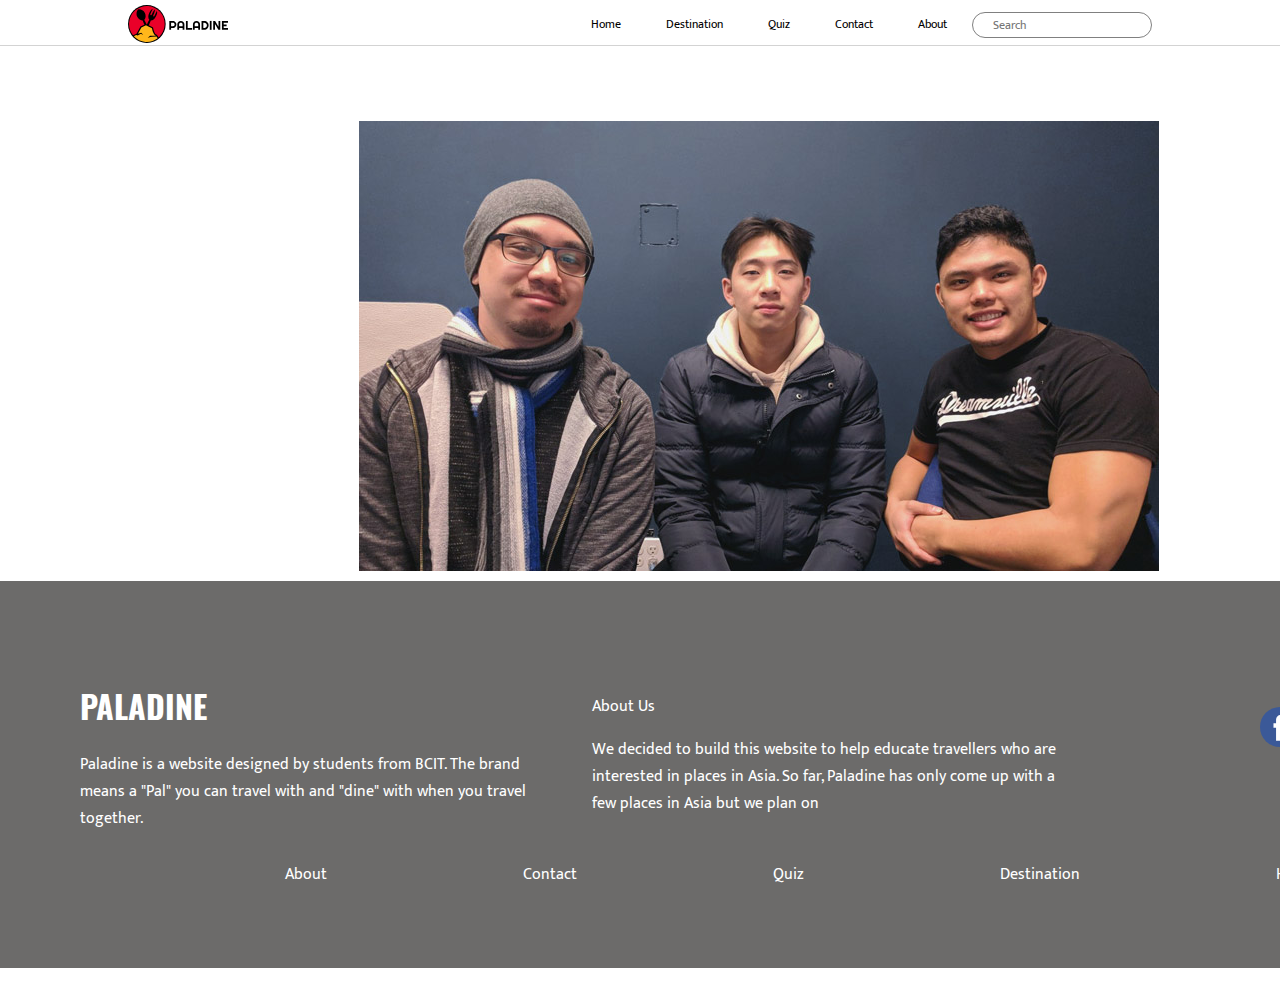
<file: Code/About/index.html>
<!DOCTYPE html>
<html>
<head>
    <title>About</title>
	<link href="https://fonts.googleapis.com/css?family=Mukta+Mahee" rel="stylesheet">
	<link href="https://fonts.googleapis.com/css?family=Oswald" rel="stylesheet">
    <link href="index.css" rel="stylesheet" type="text/css"/>
</head>
<body>

	<!-- NAVIGATION BAR -->

	<div id="navBar">
		<img src="LogoH.svg" id="Logo"/>
		<div class="topnav">
  			<input type="text" class="linkNav" placeholder="Search" id="search">
        <a href="../About/index.html" class="linkNav">About</a>
      <a href="../Contact/index.html" class="linkNav">Contact</a>
      <a href="../quiz/index.html" class="linkNav">Quiz</a>
      <a href="../PostCard/index.html" class="linkNav">Destination</a>
      <a href="../Landing/index.html" class="linkNav">Home</a>
		</div>
	</div>

	<!-- CONTENT -->

	<div id="wrapper">
		<div id="aboutContent">
				<p class="para">
					<figure class="boxFlip">
  				<img src="pal.jpg" alt="pal"/>
  					<figcaption>
							<h3>Team PALADINE</h3>
							<p>Lorenzo, Angus, and Patrick are BCIT students from the Digital Design and Development (D3) program. </p>
							<h3>Our Mission</h3>
							<p>Our goal is to educate people who are interested in travelling to Asia. In the past, we have travelled to different countries within Asia and enjoyed the variety of breakfasts that were available. We also realized that there are many cultural differences that are important to know about. We wish to pass on the knowledge that we've learned onto aspiring travellers.</p>
							<a href="../Contact/index.html" class="contactUs">Contact Us</a>
  					</figcaption>
					</figure>
			   </p>
		 </div>


		<!-- FOOTER -->

			<div id="footer">
				<div id="PaladineFooter" class="footerSec">
				<h1 class="subheader">PALADINE</h1>
				<p class="para">Paladine is a website designed by students from BCIT. The brand means a "Pal" you can travel with and "dine" with when you travel together.</p>
				</div>
				<div id="aboutusFooter" class="footerSec">
				<p class="para">About Us</p>
				<p class="para">We decided to build this website to help educate travellers who are interested in places in Asia. So far, Paladine has only come up with a few places in Asia but we plan on  </p>
				</div>
				<div id="socialmediaFooter" class="footerSec">
					<img src="facebook.svg" class="socialmediaIcons"/>
					<img src="instagram.svg" class="socialmediaIcons"/>
					<img src="twitter.svg" class="socialmediaIcons"/>
				</div>


		</div>

		<div id="NavFooter">
      <a href="../About/index.html" class="footerNav">About</a>
      <a href="../Contact/index.html" class="footerNav">Contact</a>
      <a href="../quiz/index.html" class="footerNav">Quiz</a>
      <a href="../PostCard/index.html" class="footerNav">Destination</a>
      <a href="../Landing/index.html" class="footerNav">Home</a>
				</div>
		</div>

	<script src="index.js"></script>
</body>
</html>
</file>
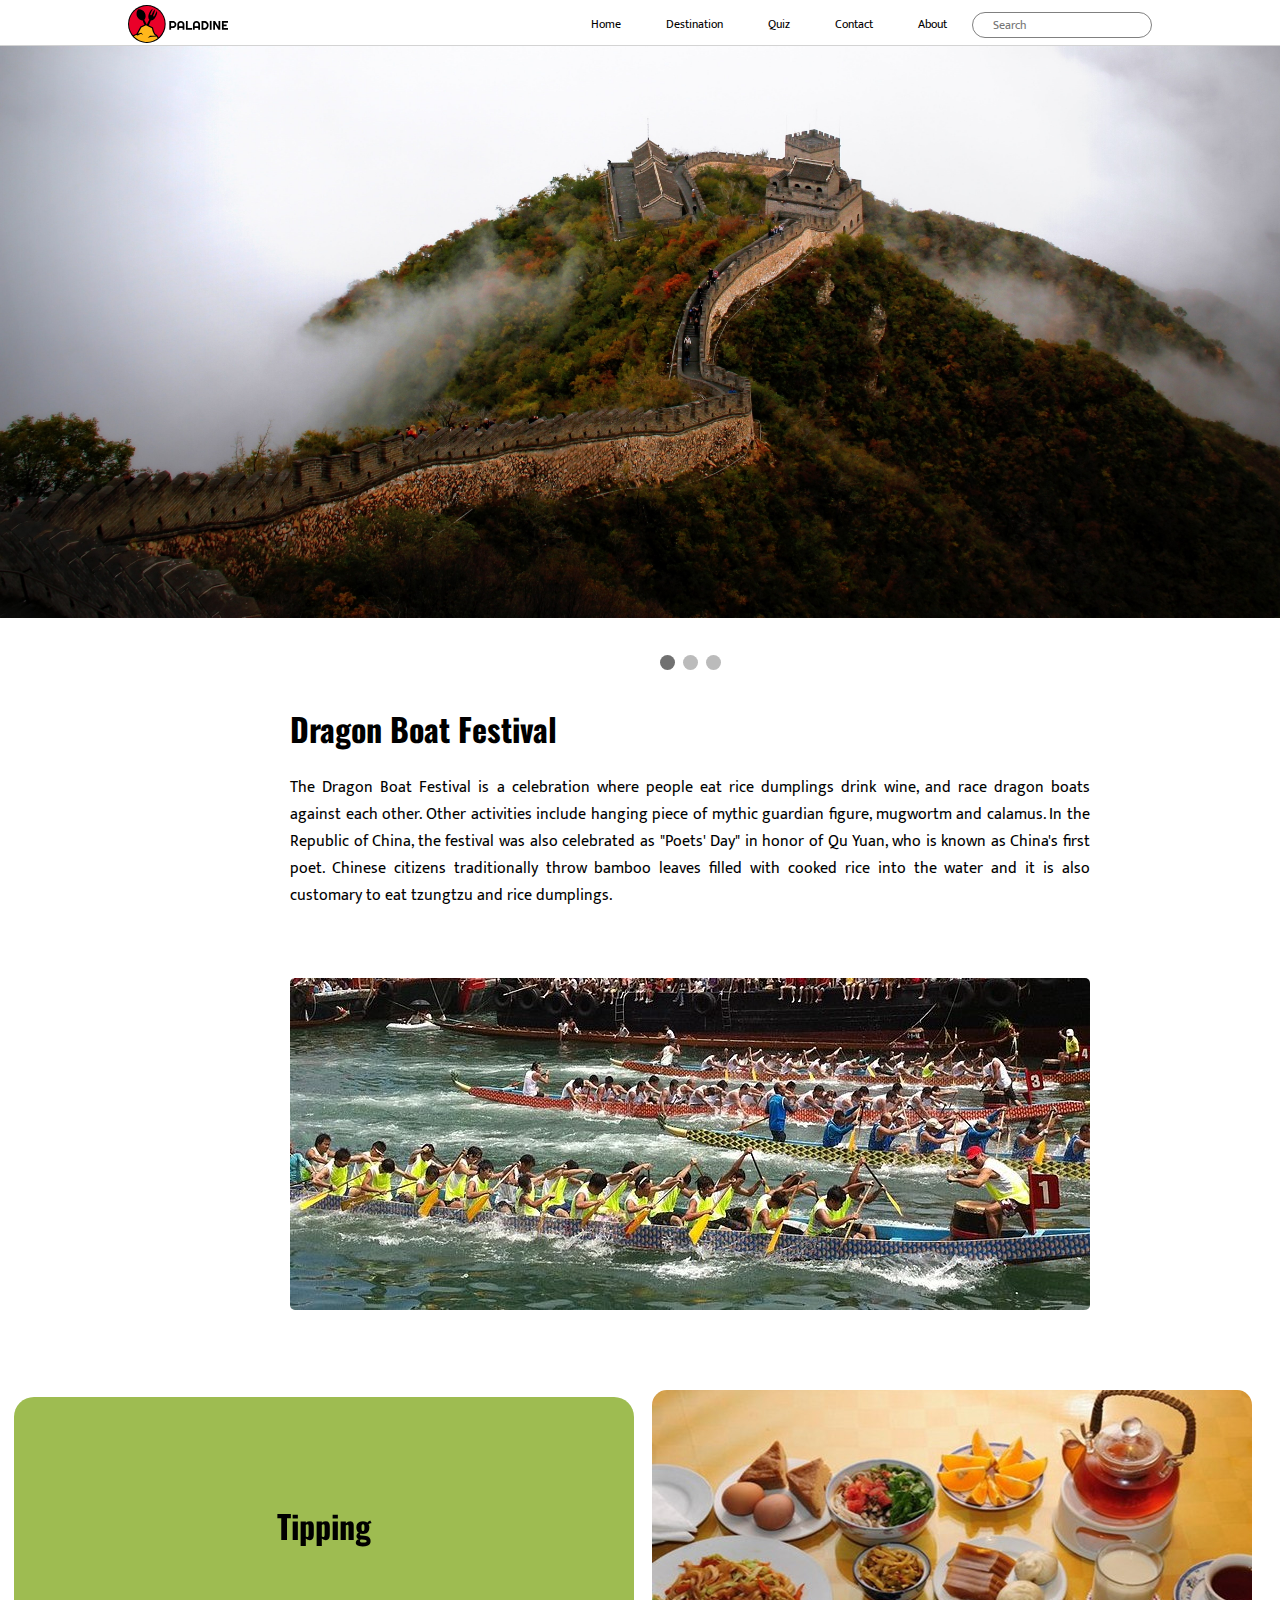
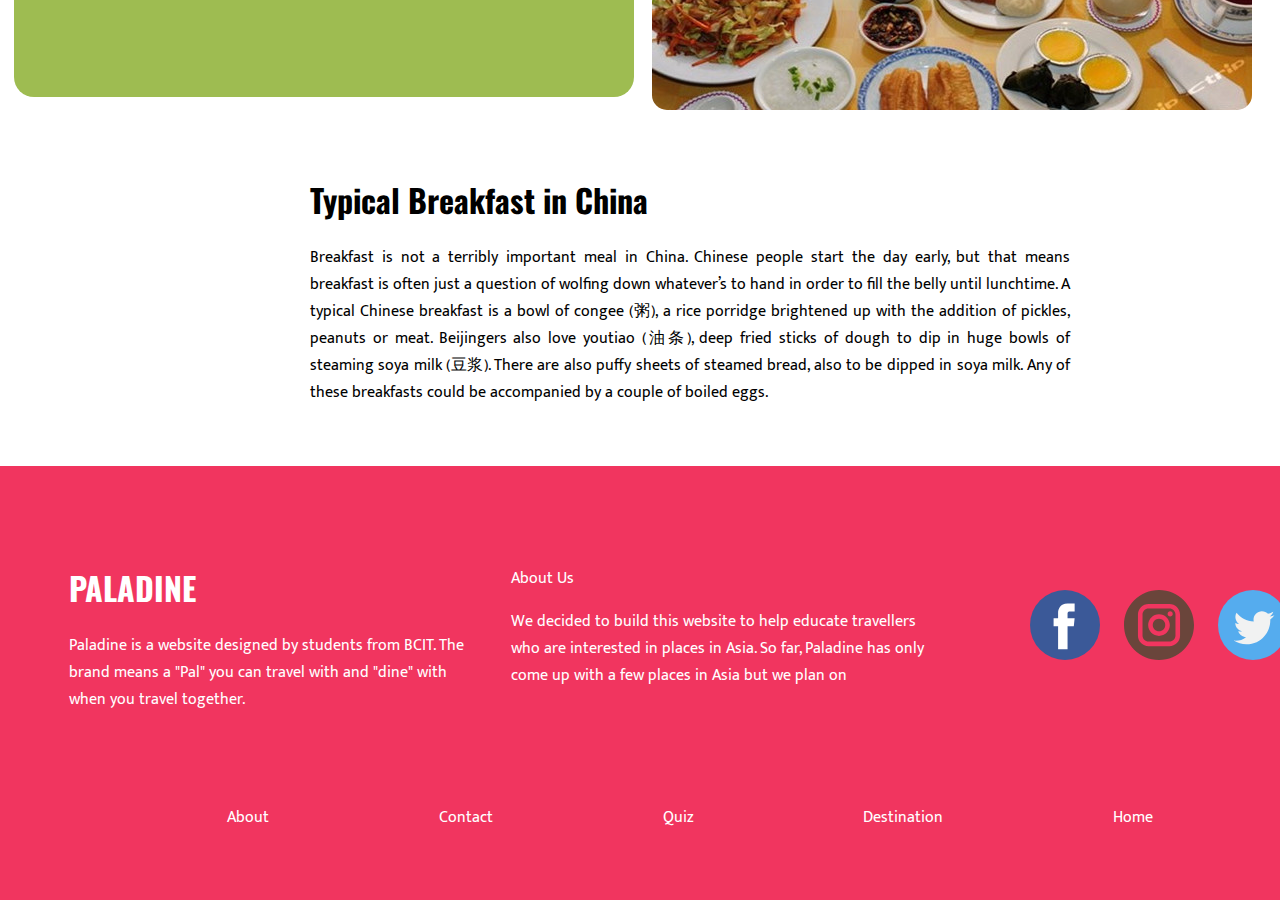
<file: Code/China/index.html>
<!DOCTYPE html>
<html>
<head>
    <title>China</title>
    <link href="index.css" rel="stylesheet" type="text/css"/>
    <link href="https://fonts.googleapis.com/css?family=Mukta+Mahee|Oswald" rel="stylesheet">
</head>
<body>
    <div id="navBar">
		<img src="LogoH.svg" id="Logo"/>
		<div class="topnav">
  			<input type="text" class="linkNav" placeholder="Search" id="search">
        <a href="../About/index.html" class="linkNav">About</a>
			<a href="../Contact/index.html" class="linkNav">Contact</a>
			<a href="../quiz/index.html" class="linkNav">Quiz</a>
			<a href="../PostCard/index.html" class="linkNav">Destination</a>
			<a href="../Landing/index.html" class="linkNav">Home</a>
		</div>
	</div>

<div id="wrapper">

<!-- Slideshow container -->
<div class="slideshow-container">

  <!-- Full-width images with number and caption text -->
  <div class="mySlides fade">
    <img src="China1.jpg" style="width:100%">
  </div>

  <div class="mySlides fade">
    <img src="China2.jpg" style="width:100%">
  </div>

  <div class="mySlides fade">
    <img src="China3.jpg" style="width:100%">
  </div>

</div>
<!-- The dots/circles -->
<div style="text-align:center">
  <span class="dot" onclick="currentSlide(1)"></span>
  <span class="dot" onclick="currentSlide(2)"></span>
  <span class="dot" onclick="currentSlide(3)"></span>
</div>
	<div id="dragonboatContent">
	<h1>Dragon Boat Festival</h1>
	<p>The Dragon Boat Festival is a celebration where people eat rice dumplings drink wine, and race dragon boats against each other. Other activities include hanging piece of mythic guardian figure, mugwortm and calamus. In the Republic of China, the festival was also celebrated as "Poets' Day" in honor of Qu Yuan, who is known as China's first poet. Chinese citizens traditionally throw bamboo leaves filled with cooked rice into the water and it is also customary to eat tzungtzu and rice dumplings. </p>
	</div>
		<div id="dragonboatContainer">

	<img src="DragonBoatFest.jpg" alt="DragonBoat" id="dragonImg"/>
		</div>



		<div id="InfoCard" class="flip-container" ontouchstart="this.classList.toggle('hover');">
    <div class="flipper">

        <div class="front">
			 <h1 id="culture">Tipping</h1>
		  </div>

        <div class="back">
            <p id="cultureinfo">In Mainland China, tipping or gratuities are not common practice at restaurants. Although it has become the norm to tip the tour guide and driver, hotel bellboy in recognition of their good service.
		  </div>
    </div>
</div>
	<img src="chinaBreak.jpg" id="chinabreak">

	<div id="breakfastcontent">
	<h1>Typical Breakfast in China</h1>
		<p>Breakfast is not a terribly important meal in China. Chinese people start the day early, but that means breakfast is often just a question of wolfing down whatever’s to hand in order to fill the belly until lunchtime.

A typical Chinese breakfast is a bowl of congee (粥), a rice porridge brightened up with the addition of pickles, peanuts or meat. Beijingers also love youtiao (油条), deep fried sticks of dough to dip in huge bowls of steaming soya milk (豆浆). There are also puffy sheets of steamed bread, also to be dipped in soya milk. Any of these breakfasts could be accompanied by a couple of boiled eggs.</p>
	</div>
    <div id="footer">
				<div id="PaladineFooter" class="footerSec">
				<h1 class="subheader">PALADINE</h1>
				<p class="para">Paladine is a website designed by students from BCIT. The brand means a "Pal" you can travel with and "dine" with when you travel together.</p>
				</div>
				<div id="aboutusFooter" class="footerSec">
				<p class="para">About Us</p>
				<p class="para">We decided to build this website to help educate travellers who are interested in places in Asia. So far, Paladine has only come up with a few places in Asia but we plan on  </p>
				</div>
				<div id="socialmediaFooter" class="footerSec">
					<img src="facebook.svg" class="socialmediaIcons"/>
					<img src="instagram.svg" class="socialmediaIcons"/>
					<img src="twitter.svg" class="socialmediaIcons"/>
				</div>


		</div>

		<div id="NavFooter">
      <a href="../About/index.html" class="footerNav">About</a>
      <a href="../Contact/index.html" class="footerNav">Contact</a>
      <a href="../quiz/index.html" class="footerNav">Quiz</a>
      <a href="../PostCard/index.html" class="footerNav">Destination</a>
      <a href="../Landing/index.html" class="footerNav">Home</a>
				</div>	</div>
    <script src="index.js"></script>
</body>
</html>
</file>
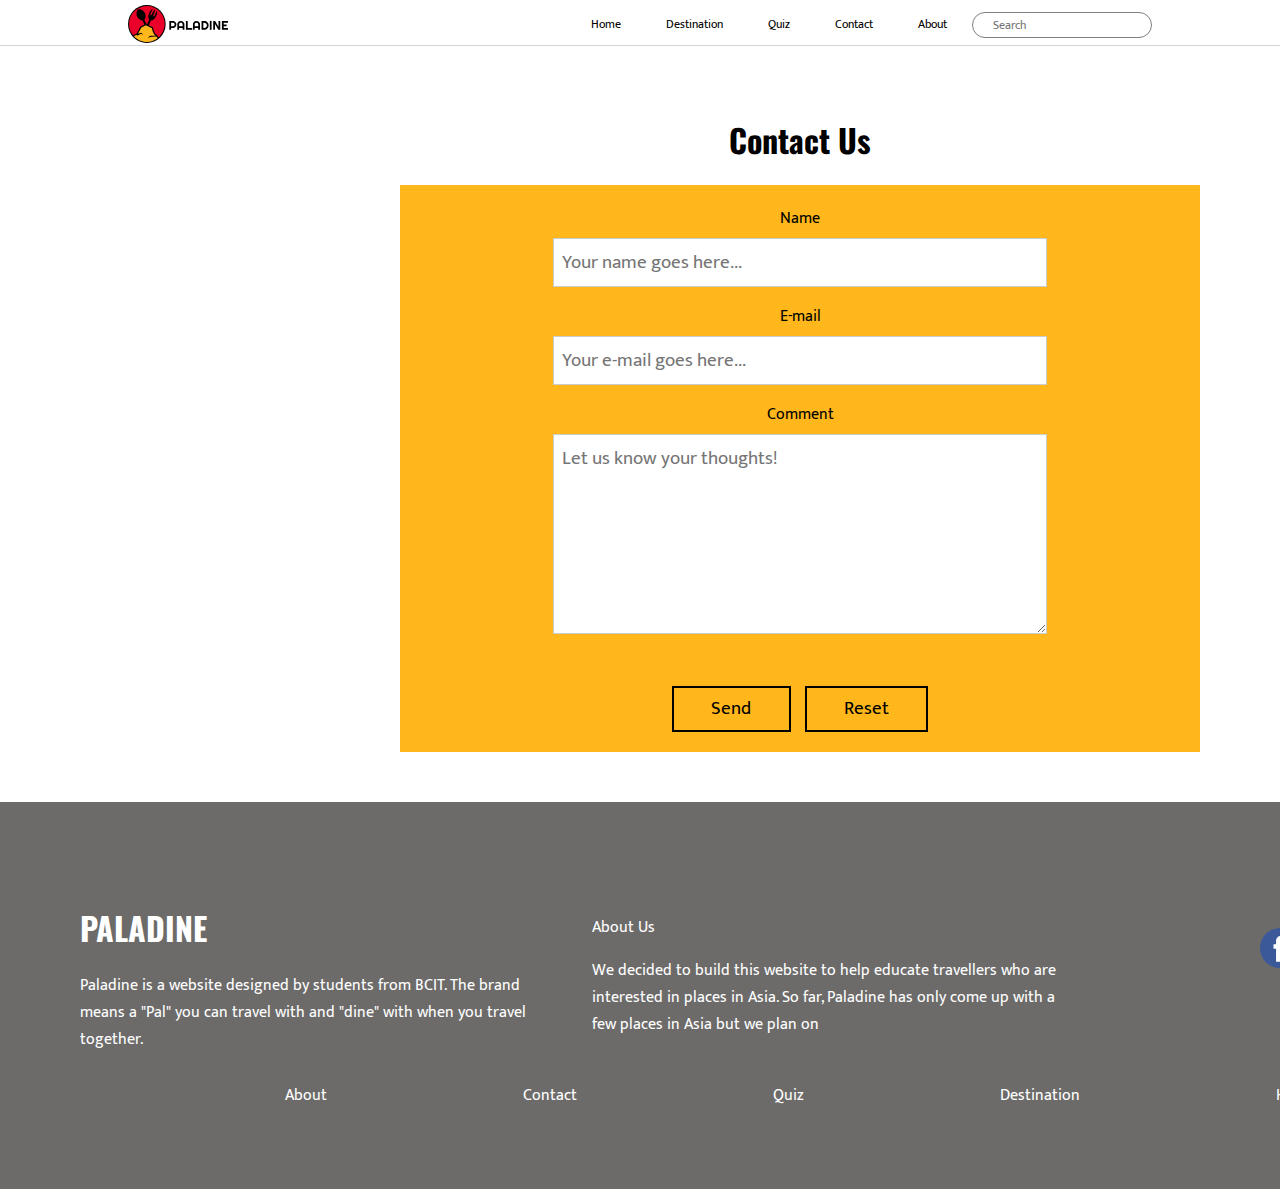
<file: Code/Contact/index.html>
<!DOCTYPE html>
<html>
<head>
    <title>Contact</title>
	<link href="https://fonts.googleapis.com/css?family=Mukta+Mahee" rel="stylesheet">
	<link href="https://fonts.googleapis.com/css?family=Oswald" rel="stylesheet">
    <link href="index.css" rel="stylesheet" type="text/css"/>
</head>
<body>

	<!-- NAVIGATION BAR -->

	<div id="navBar">
		<img src="LogoH.svg" id="Logo"/>
		<div class="topnav">
  			<input type="text" class="linkNav" placeholder="Search" id="search">
        <a href="../About/index.html" class="linkNav">About</a>
			<a href="../Contact/index.html" class="linkNav">Contact</a>
			<a href="../quiz/index.html" class="linkNav">Quiz</a>
			<a href="../PostCard/index.html" class="linkNav">Destination</a>
			<a href="../Landing/index.html" class="linkNav">Home</a>
		</div>
	</div>

	<!-- CONTENT -->

	<div id="wrapper">

		<div id="traditionalContent">
			<h1 class="subheader">Contact Us</h1>
			<div id="mailcontainer" class="para">
				<form action="mailto:paladine@fakeemail.com" method="post" enctype="text/plain">
					Name<br><input type="text" name="name" placeholder="Your name goes here..."><br>
					E-mail<br><input type="text" name="mail" placeholder="Your e-mail goes here..."><br>
					Comment<br><textarea id="comment" name="comment" placeholder="Let us know your thoughts!" style="height:200px"></textarea><br><br>
					<input type="submit" value="Send">
					<input type="reset" value="Reset">
</form>
				</div>
			</div>

		<!-- FLIPPING CARD ANIMATION -->



		<!-- FOOTER -->

			<div id="footer">
				<div id="PaladineFooter" class="footerSec">
				<h1 class="subheader">PALADINE</h1>
				<p class="para">Paladine is a website designed by students from BCIT. The brand means a "Pal" you can travel with and "dine" with when you travel together.</p>
				</div>
				<div id="aboutusFooter" class="footerSec">
				<p class="para">About Us</p>
				<p class="para">We decided to build this website to help educate travellers who are interested in places in Asia. So far, Paladine has only come up with a few places in Asia but we plan on  </p>
				</div>
				<div id="socialmediaFooter" class="footerSec">
					<img src="facebook.svg" class="socialmediaIcons"/>
					<img src="instagram.svg" class="socialmediaIcons"/>
					<img src="twitter.svg" class="socialmediaIcons"/>
				</div>


		</div>

		<div id="NavFooter">
      <a href="../About/index.html" class="footerNav">About</a>
      <a href="../Contact/index.html" class="footerNav">Contact</a>
      <a href="../quiz/index.html" class="footerNav">Quiz</a>
      <a href="../PostCard/index.html" class="footerNav">Destination</a>
      <a href="../Landing/index.html" class="footerNav">Home</a>
				</div>
		</div>

	<script src="index.js"></script>
</body>
</html>
</file>
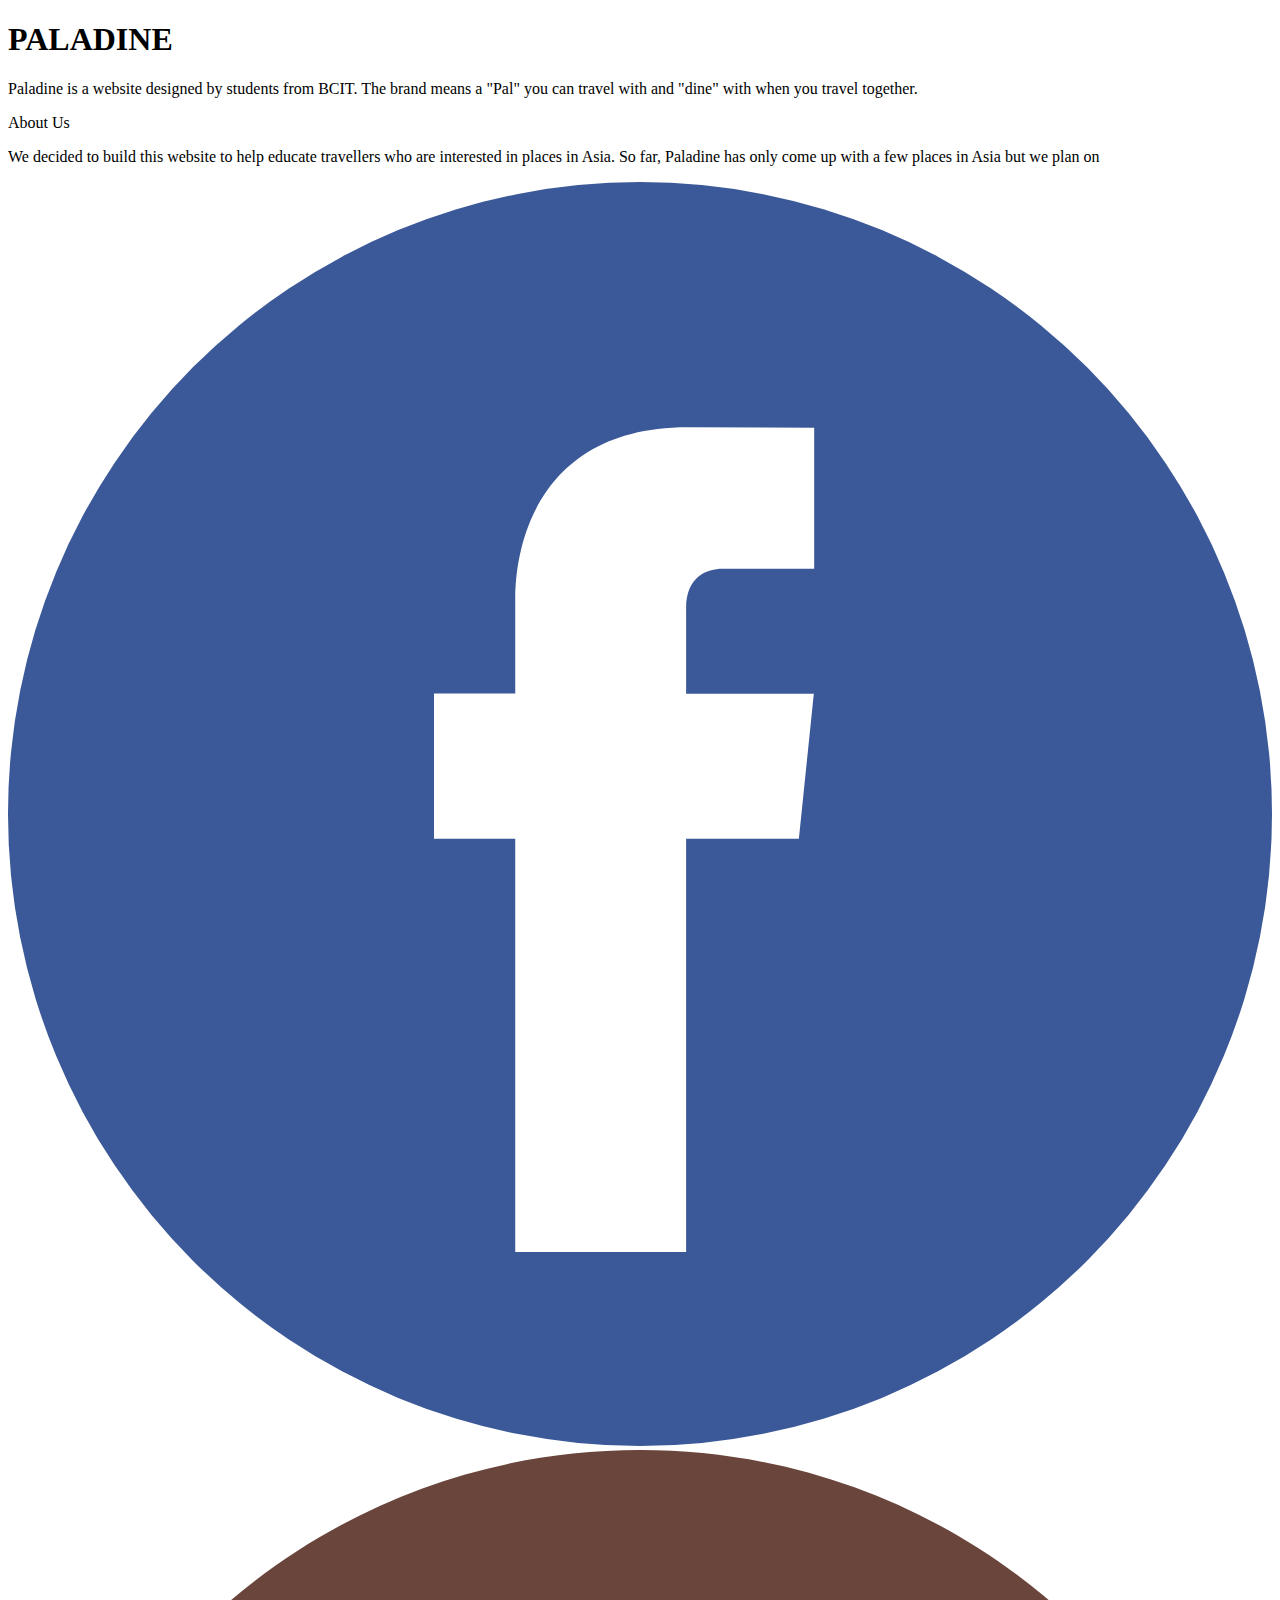
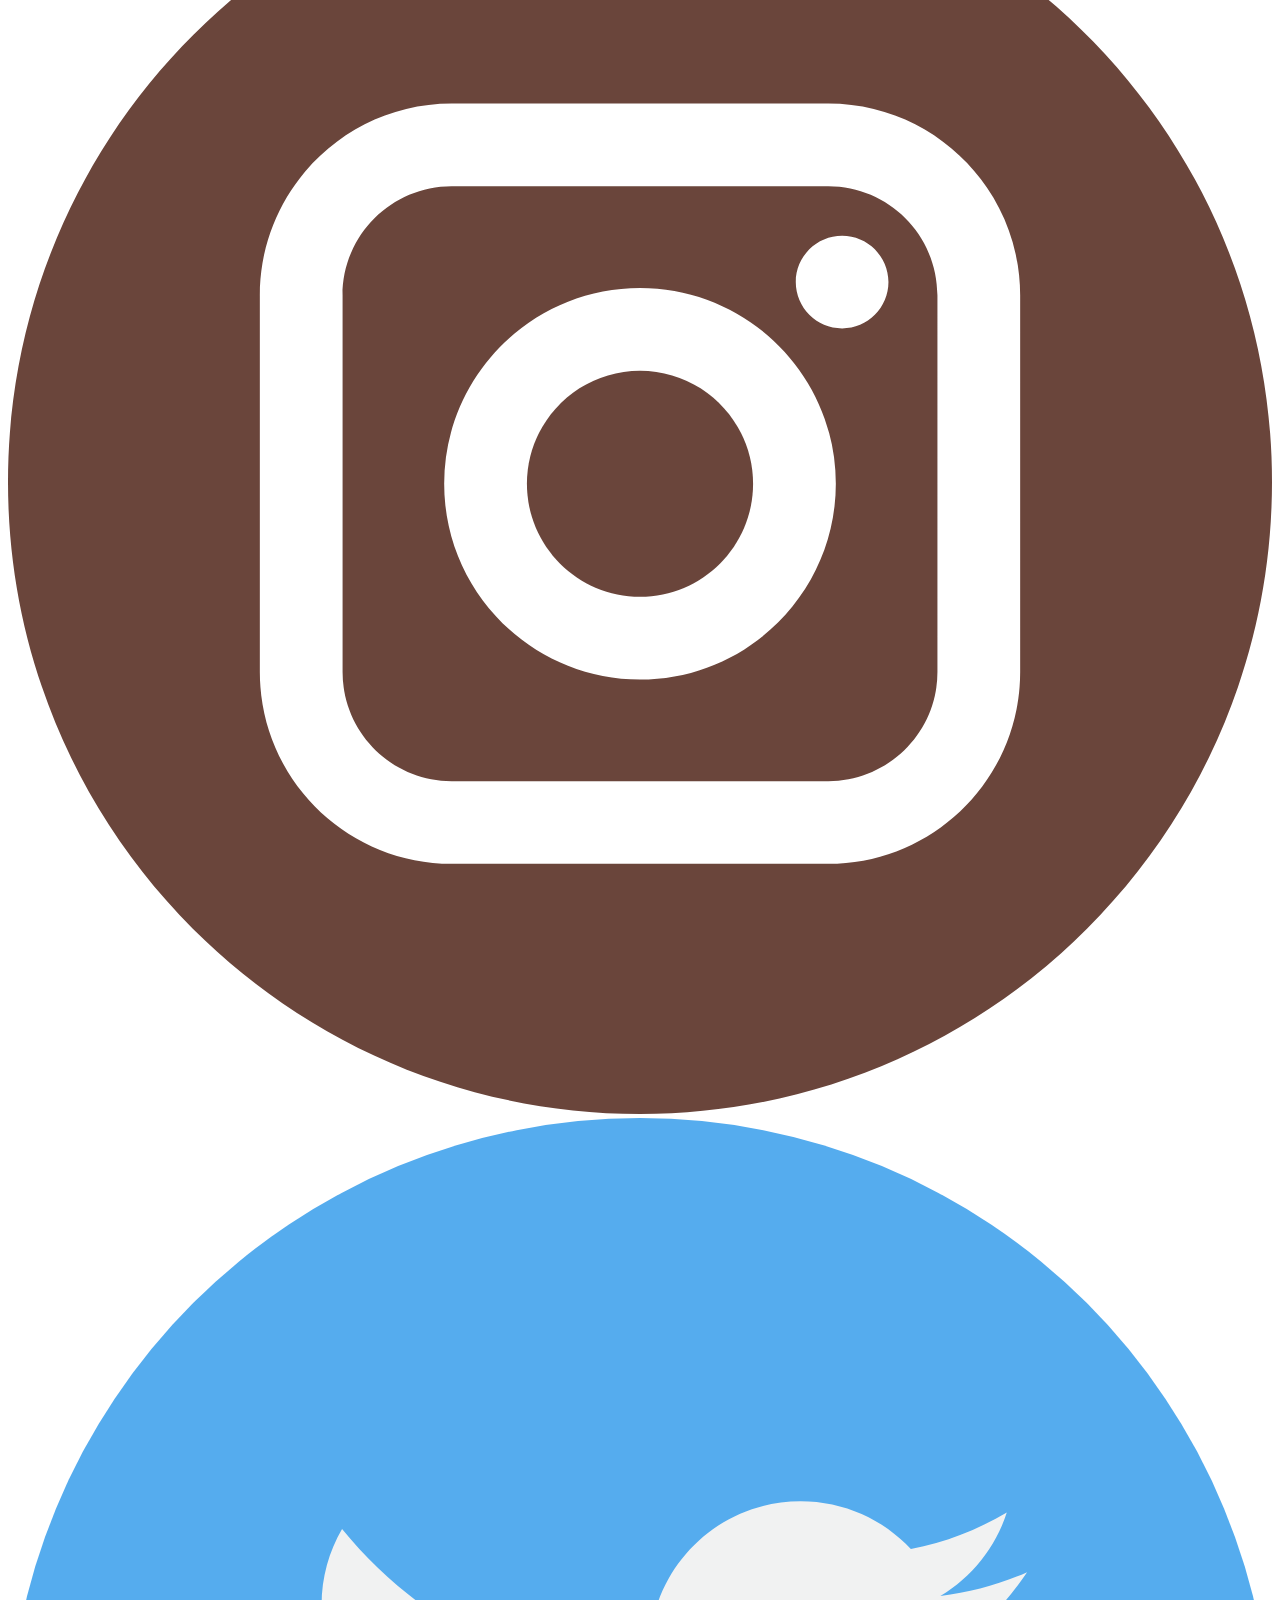
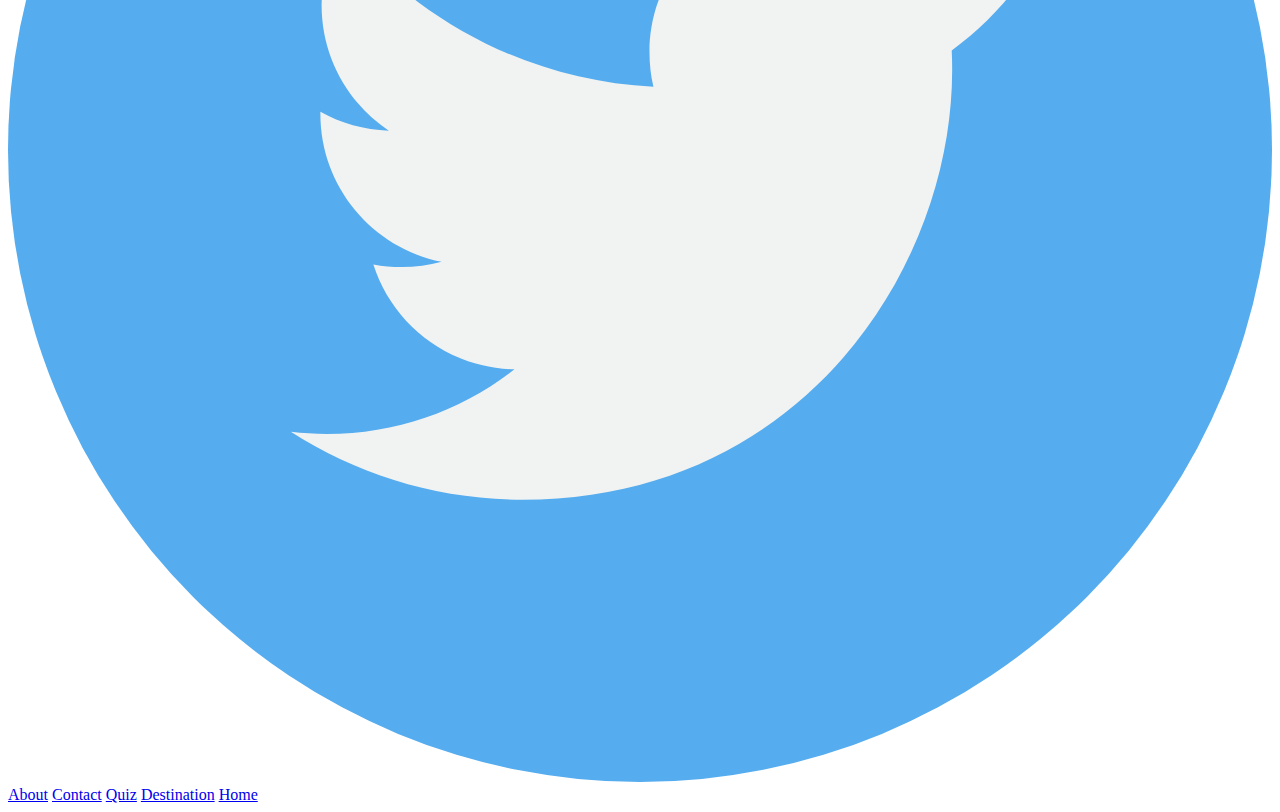
<file: Code/img/index.html>
<!DOCTYPE html>
<!-- saved from url=(0083)file:///F:/BCIT/Term%202/MDIA%202106%20Design%201/Paladine/Code/Thailand/index.html -->
<html><head><meta http-equiv="Content-Type" content="text/html; charset=windows-1252">
    <title></title>
    <link href="./index_files/index.css" rel="stylesheet" type="text/css">
</head>
<body>
    <div id="display">
      <div id="footer">
				<div id="PaladineFooter" class="footerSec">
				<h1 class="subheader">PALADINE</h1>
				<p class="para">Paladine is a website designed by students from BCIT. The brand means a "Pal" you can travel with and "dine" with when you travel together.</p>
				</div>
				<div id="aboutusFooter" class="footerSec">
				<p class="para">About Us</p>
				<p class="para">We decided to build this website to help educate travellers who are interested in places in Asia. So far, Paladine has only come up with a few places in Asia but we plan on  </p>
				</div>
				<div id="socialmediaFooter" class="footerSec">
					<img src="./index_files/facebook.svg" class="socialmediaIcons">
					<img src="./index_files/instagram.svg" class="socialmediaIcons">
					<img src="./index_files/twitter.svg" class="socialmediaIcons">
				</div>


		</div>

		<div id="NavFooter">
			<a href="file:///F:/BCIT/Term%202/MDIA%202106%20Design%201/Paladine/Code/Thailand/index.html#about" class="footerNav">About</a>
			<a href="file:///F:/BCIT/Term%202/MDIA%202106%20Design%201/Paladine/Code/Thailand/index.html#contact" class="footerNav">Contact</a>
			<a href="file:///F:/BCIT/Term%202/MDIA%202106%20Design%201/Paladine/Code/Thailand/index.html#quiz" class="footerNav">Quiz</a>
			<a href="file:///F:/BCIT/Term%202/MDIA%202106%20Design%201/Paladine/Code/Thailand/index.html#news" class="footerNav">Destination</a>
			<a href="file:///F:/BCIT/Term%202/MDIA%202106%20Design%201/Paladine/Code/Thailand/index.html#home" class="footerNav">Home</a>
		</div>
    </div>
    <div id="controls"></div>
    <script src="./index_files/index.js.download"></script>


</body></html>
</file>
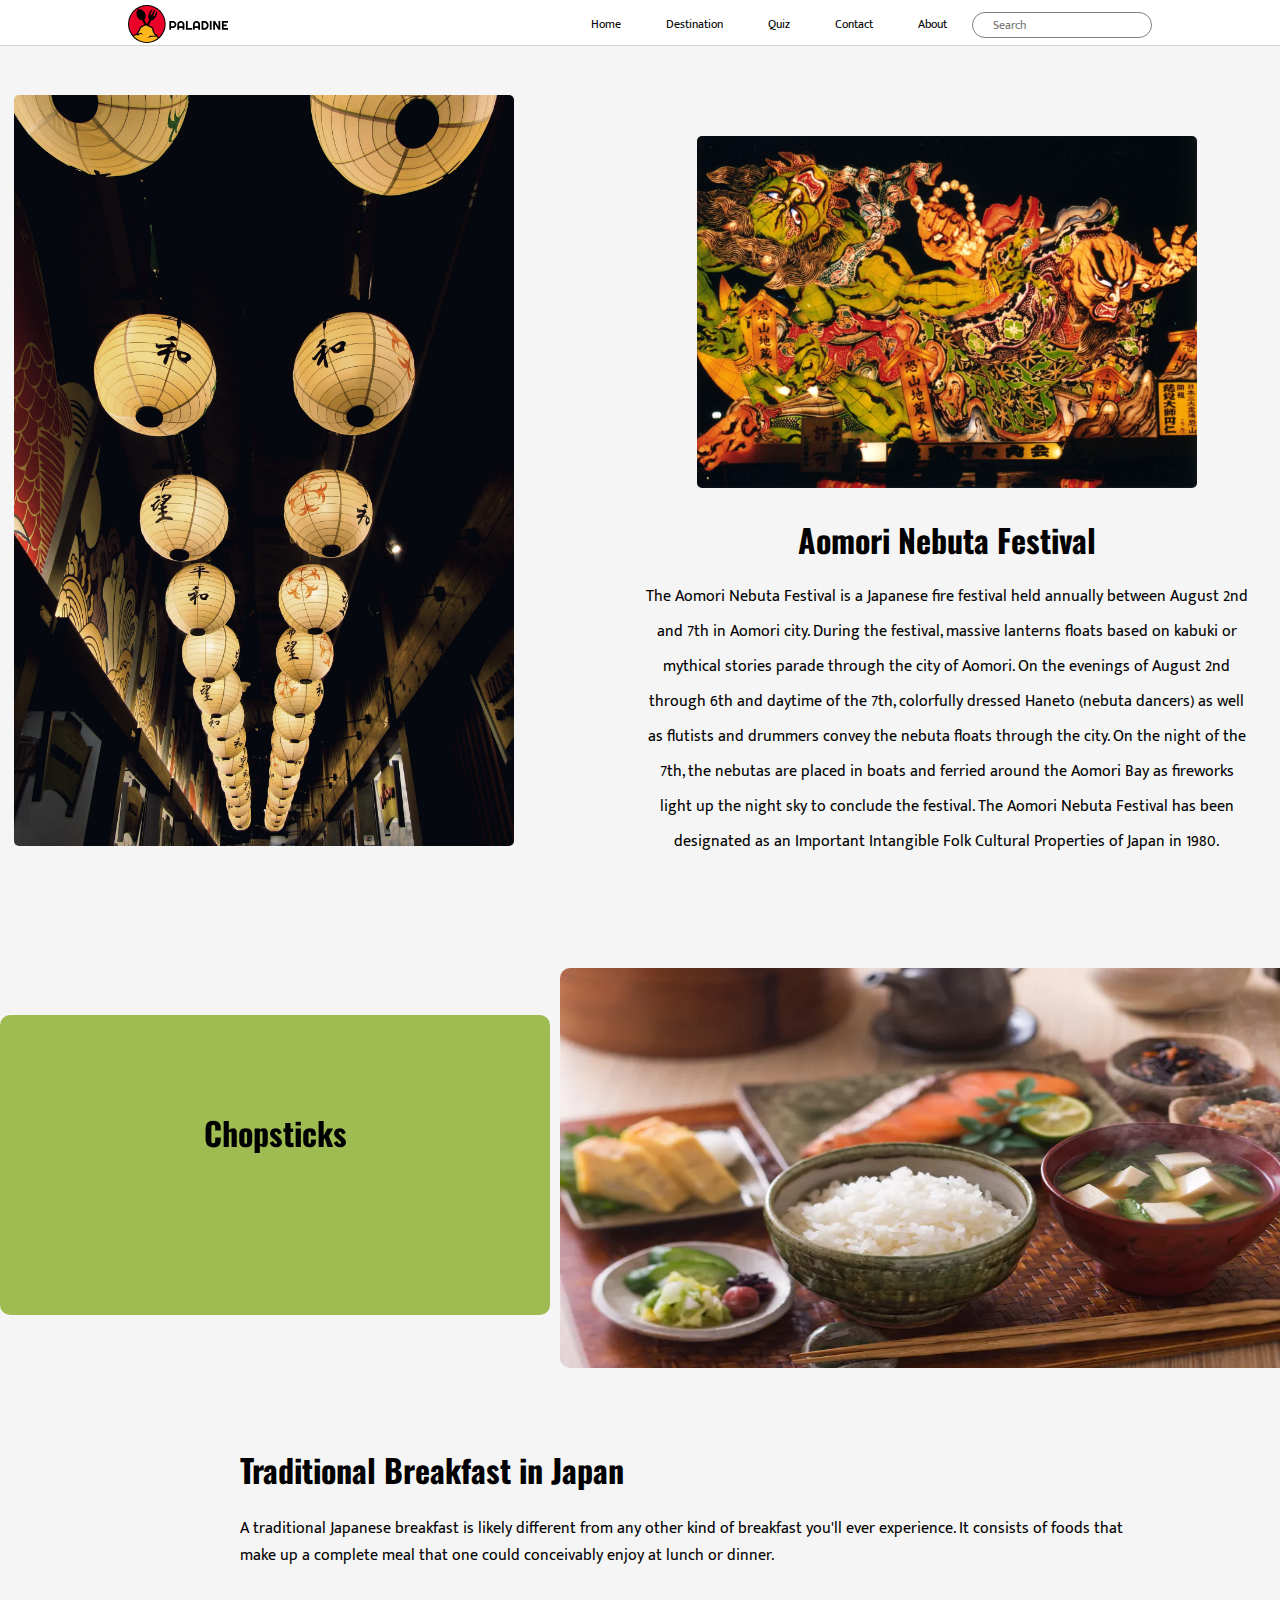
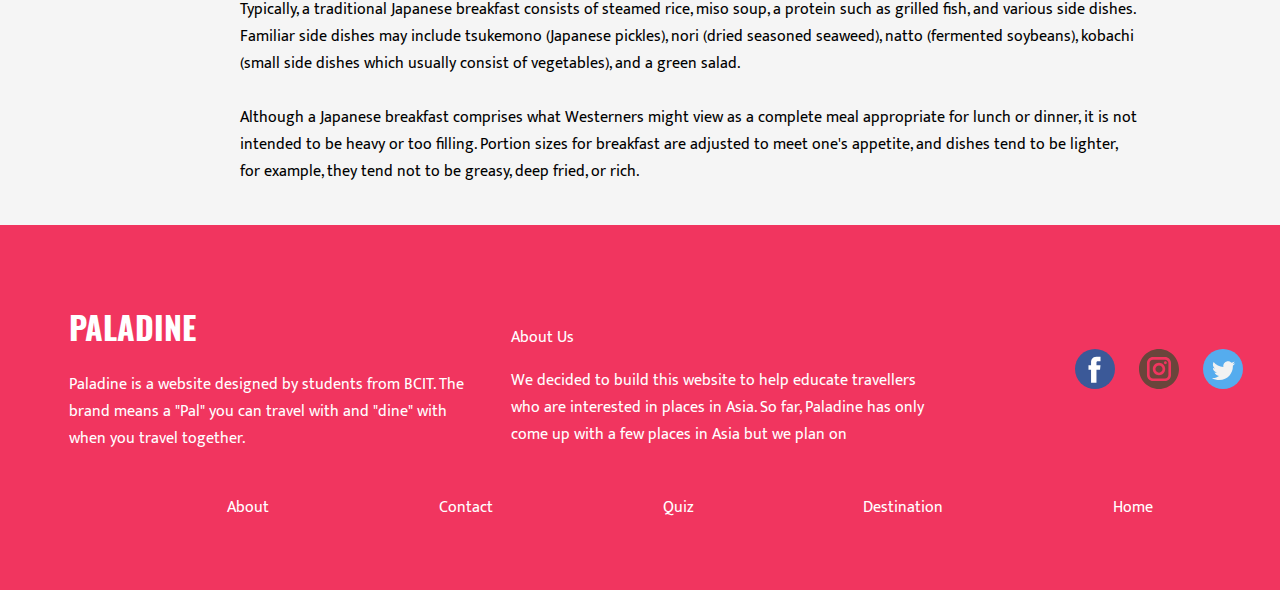
<file: Code/Japan/index.html>
<!DOCTYPE html>
<html>
<head>
    <title>Japan</title>
	<link href="https://fonts.googleapis.com/css?family=Mukta+Mahee" rel="stylesheet">
	<link href="https://fonts.googleapis.com/css?family=Oswald" rel="stylesheet">
    <link href="index.css" rel="stylesheet" type="text/css"/>
</head>
<body>
	<div id="navBar">
		<img src="LogoH.svg" id="Logo"/>
		<div class="topnav">
  			<input type="text" class="linkNav" placeholder="Search" id="search">
	  		<a href="../About/index.html" class="linkNav">About</a>
			<a href="../Contact/index.html" class="linkNav">Contact</a>
			<a href="../quiz/index.html" class="linkNav">Quiz</a>
			<a href="../PostCard/index.html" class="linkNav">Destination</a>
			<a href="../Landing/index.html" class="linkNav">Home</a>
		</div>
	</div>

	<div id="wrapper">
	<img src="Japan.jpg" id="japanImg"/>
		<div id="nebutaF">
			<img src="Ominatonebuta.jpg" id="nebutaImg"/>
			<h1 class="subheader">Aomori Nebuta Festival</h1>
				<p class="para">The Aomori Nebuta Festival is a Japanese fire festival held annually between August 2nd and 7th in Aomori city. During the festival, massive lanterns floats based on kabuki or mythical stories  parade through the city of Aomori. On the evenings of August 2nd through 6th and daytime of the 7th, colorfully dressed Haneto (nebuta dancers) as well as flutists and drummers convey the nebuta floats through the city. On the night of the 7th, the nebutas are placed in boats and ferried around the Aomori Bay as fireworks light up the night sky to conclude the festival.
				The Aomori Nebuta Festival has been designated as an Important Intangible Folk Cultural Properties of Japan in 1980.</p>
		</div>



		<!-- FLIPPING CARD ANIMATION -->


		<div id="wrapper2">
			<!--<div id="cultureCard" class="items">
				<div id="japanFront" class="subheader">Chopsticks</div>
					<div id="japanBack"><p class="para">Many Japanese traditions concerning table manners surround the use of chopsticks. Not only should they be held correctly, one must never leave chopsticks standing vertically in their bowl of food, as this resembles an offering made at funerals. One must also refrain from eating directly from a communal dish, and should try not to hover with their chopsticks when deciding on what to eat next.</p>	</div>
                </div> -->

            <div class="flip-container" ontouchstart="this.classList.toggle('hover');">
	           <div class="flipper">
		          <div class="front">
			         <h1 id="japanCult">Chopsticks</h1>
		          </div>
		          <div class="back">
			         <p id="japancultInfo">Many Japanese traditions concerning table manners surround the use of chopsticks. Not only should they be held correctly, one must never leave chopsticks standing vertically in their bowl of food, as this resembles an offering made at funerals.</p>
		          </div>
	           </div>
            </div>

				<img src="JapanB.jpg" class="items" id="japanbreakfastImg"/>
		</div>


		<!-- TRADITIONAL BREAKFAST CONTENT -->

		<div id="wrapper3">
			<div id="traditionalContent">
			<h1 class="subheader">Traditional Breakfast in Japan</h1>
			<p class="para">A traditional Japanese breakfast is likely different from any other kind of breakfast you'll ever experience. It consists of foods that make up a complete meal that one could conceivably enjoy at lunch or dinner.
			<br />
			<br />
			Typically, a traditional Japanese breakfast consists of steamed rice, miso soup, a protein such as grilled fish, and various side dishes. Familiar side dishes may include tsukemono (Japanese pickles), nori (dried seasoned seaweed), natto (fermented soybeans), kobachi (small side dishes which usually consist of vegetables), and a green salad.
			<br />
			<br />
			Although a Japanese breakfast comprises what Westerners might view as a complete meal appropriate for lunch or dinner, it is not intended to be heavy or too filling. Portion sizes for breakfast are adjusted to meet one's appetite, and dishes tend to be lighter, for example, they tend not to be greasy, deep fried, or rich.</p>
			</div>
		</div>

			<div id="footer">
				<div id="PaladineFooter" class="footerSec">
				<h1 class="subheader">PALADINE</h1>
				<p class="para">Paladine is a website designed by students from BCIT. The brand means a "Pal" you can travel with and "dine" with when you travel together.</p>
				</div>
				<div id="aboutusFooter" class="footerSec">
				<p class="para">About Us</p>
				<p class="para">We decided to build this website to help educate travellers who are interested in places in Asia. So far, Paladine has only come up with a few places in Asia but we plan on  </p>
				</div>
				<div id="socialmediaFooter" class="footerSec">
					<img src="facebook.svg" class="socialmediaIcons"/>
					<img src="instagram.svg" class="socialmediaIcons"/>
					<img src="twitter.svg" class="socialmediaIcons"/>
				</div>


		</div>

		<div id="NavFooter">
      <a href="../About/index.html" class="footerNav">About</a>
      <a href="../Contact/index.html" class="footerNav">Contact</a>
      <a href="../quiz/index.html" class="footerNav">Quiz</a>
      <a href="../PostCard/index.html" class="footerNav">Destination</a>
      <a href="../Landing/index.html" class="footerNav">Home</a>
				</div>
		</div>

	<script src="index.js"></script>
</body>
</html>
</file>
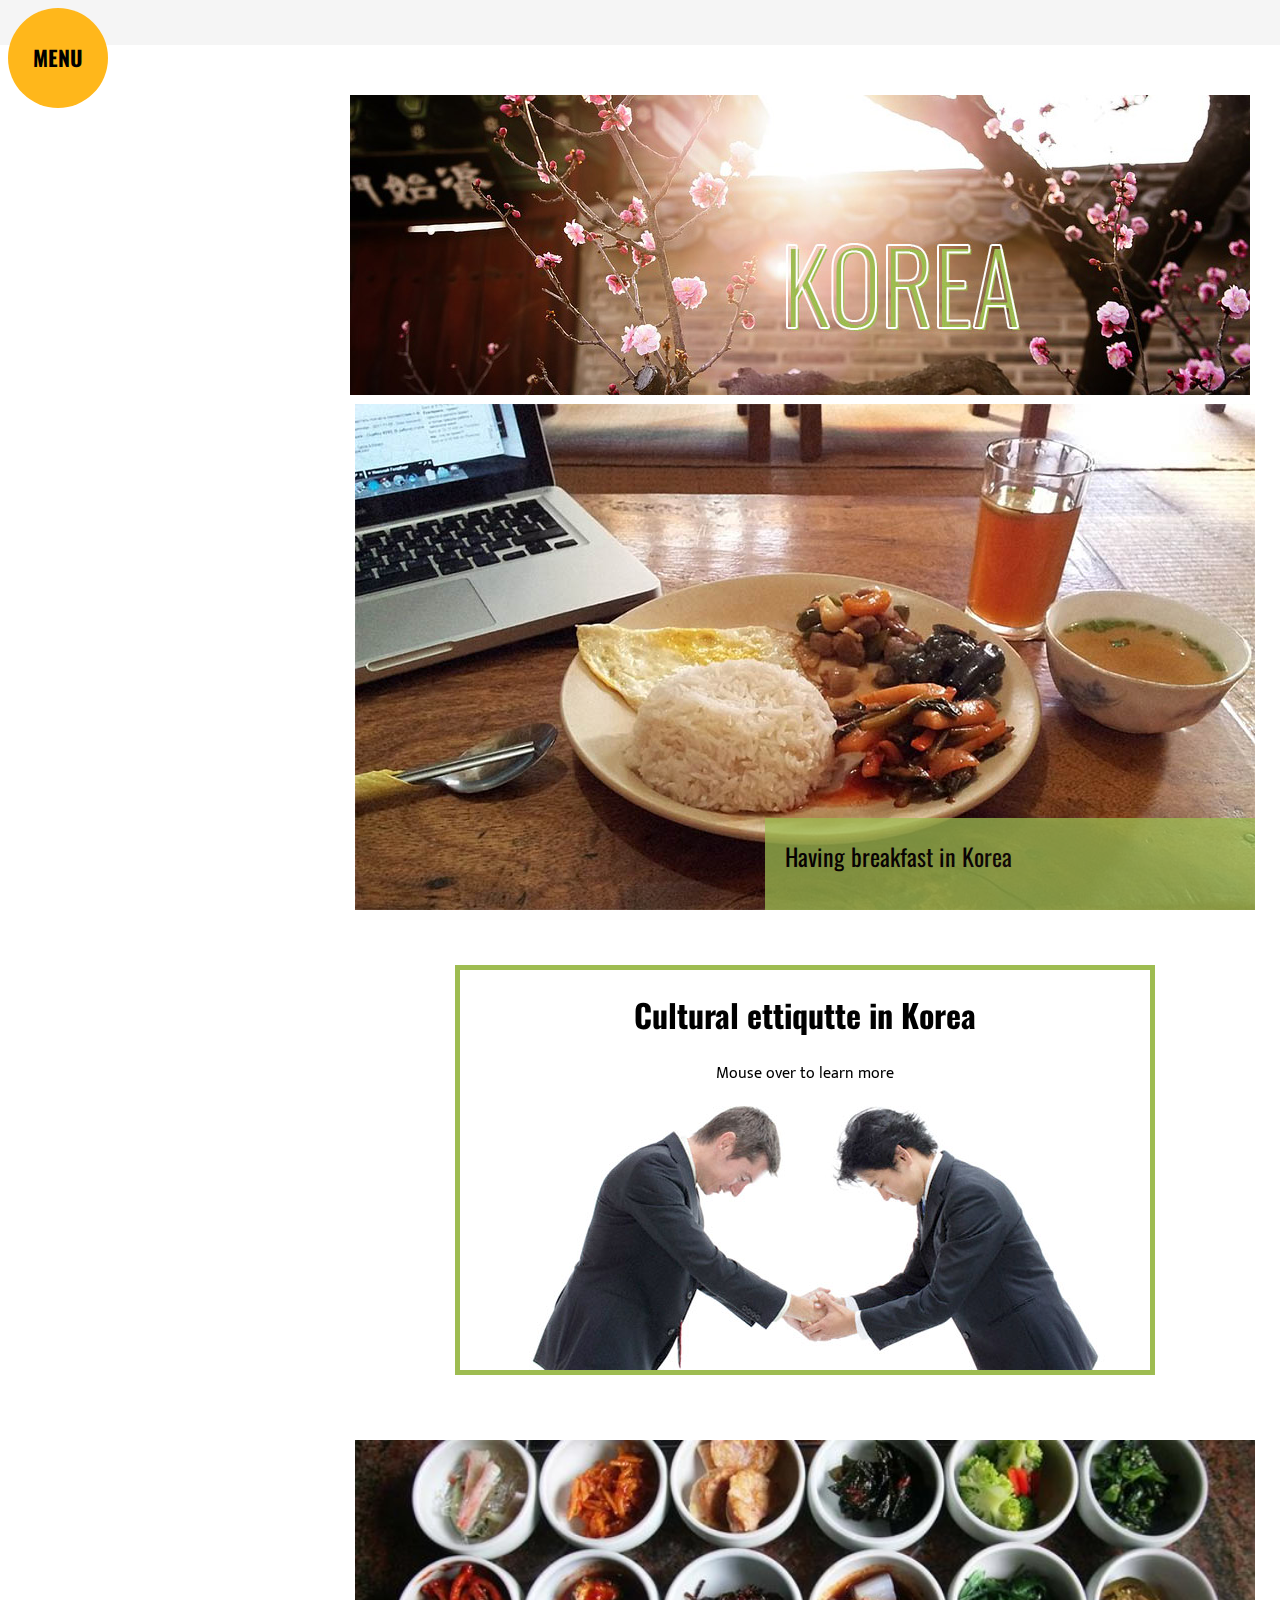
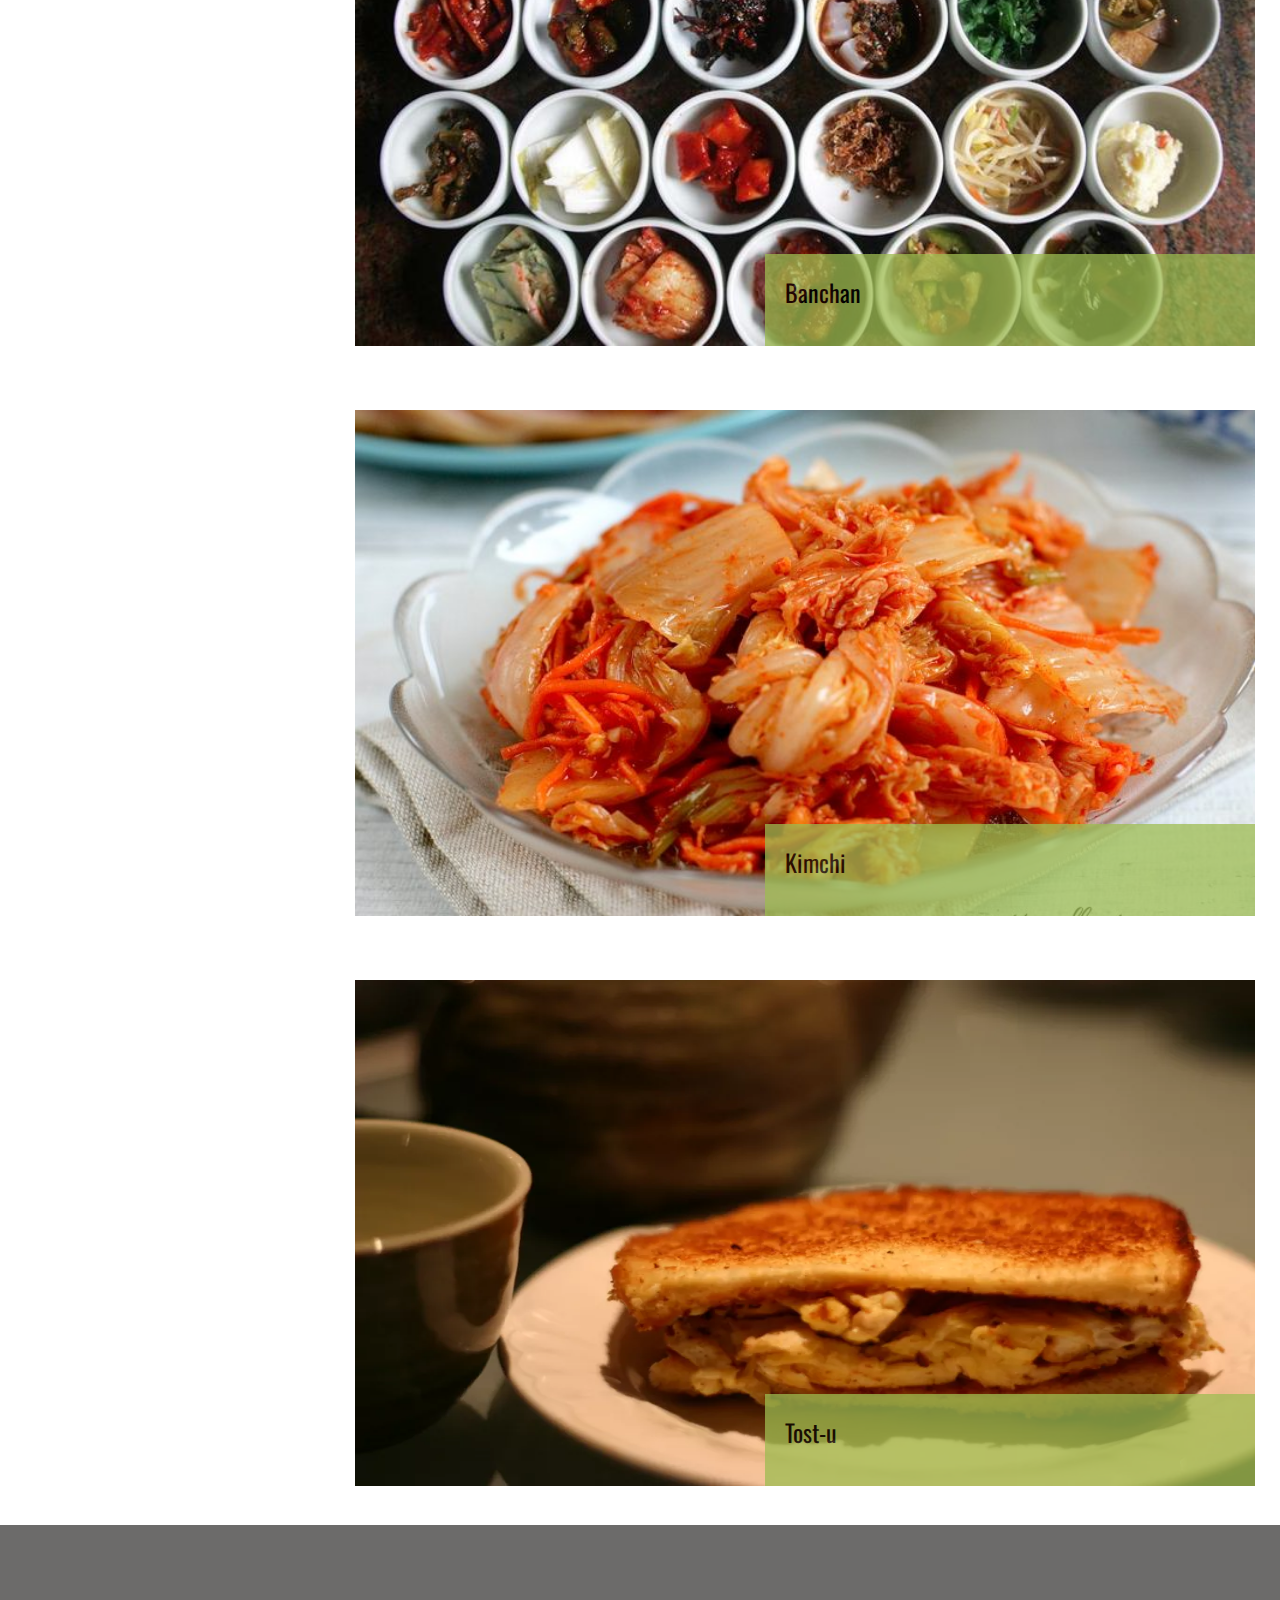
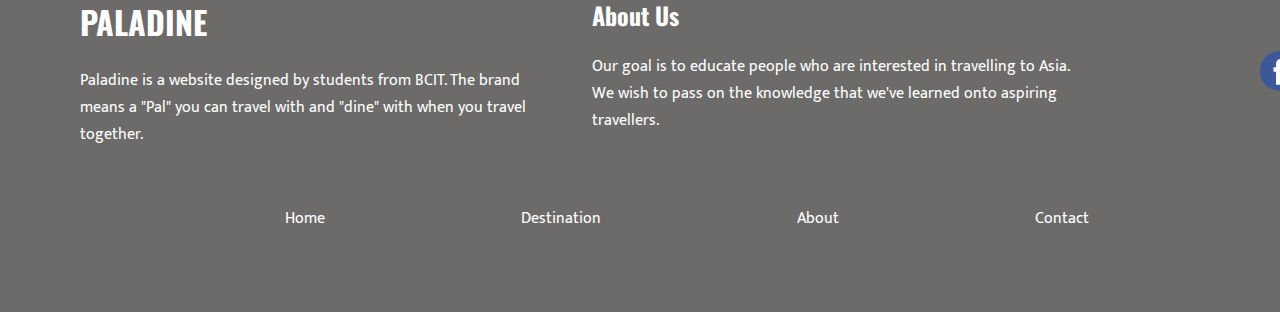
<file: Code/Korea/index.html>
<!DOCTYPE html>
<html>
<head>
    <title>Korea</title>
	<link href="https://fonts.googleapis.com/css?family=Mukta+Mahee" rel="stylesheet">
	<link href="https://fonts.googleapis.com/css?family=Oswald" rel="stylesheet">
    <link href="index.css" rel="stylesheet" type="text/css"/>
</head>
<body>

	<!-- NAVIGATION BAR -->
<!--
	<div id="navBar">
		<img src="LogoH.svg" id="Logo"/>
		<div class="topnav">
  			<input type="text" class="linkNav" placeholder="Search" id="search">
        <a href="../About/index.html" class="linkNav">About</a>
			<a href="../Contact/index.html" class="linkNav">Contact</a>
			<a href="../quiz/index.html" class="linkNav">Quiz</a>
			<a href="../PostCard/index.html" class="linkNav">Destination</a>
			<a href="../Landing/index.html" class="linkNav">Home</a>
		</div>
	</div>
-->
	<!-- CONTENT -->

	<div id="wrapper">

		<div id="traditionalContent">
			<img src="1.jpg">
			<!-- test -->
			<div id="mainwrapper">
      <div id="box-1" class="box">
			<div id="bg-block" class="bg-block-1"></div>
				<span class="caption simple-caption cap1">
					<div class="title">Having breakfast in Korea</div>
				<p>Nowadays, Koreans have started adopting Western breakfasts such as bakery items, cereal, etc. Many families still eat a traditional breakfast which usually consists of rice, several banchan, a soup of some kind, and a meat dish.</p>
				</span>
      </div>
	</div>
			</div>

		<!-- FLIPPING CARD ANIMATION -->


		<div id="wrapper2">
            <div id="cultureWrapper">
            <div class="flip-container" ontouchstart="this.classList.toggle('hover');">
	           <div class="flipper">
		          <div id="home" class="front">
			         <h1 class="subheader">Cultural ettiqutte in Korea</h1>
								<p class="para">Mouse over to learn more</p>
		          </div>
		          <div class="back">
			         <p>
								<ul class="para">
									<h3 class="subheader">Don't:</h3>
									<li>It is considered rude to eat with your fingers, so you must always use chopsticks. </li>
									<li>It is also not appropriate to hold the rice bowl up to your lips.</li>
									<li>When eating at a busy place, you may be required to share a table. If so, do not force conversations with nearby patrons.</li>
								</ul>

								<ul class="para">
								<h3 class="subheader">Do:</h3>
									<li>Bowing is the traditional Korean greeting. A greeting between men is often followed up with a handshake. To show respect, support their right forearm with your left hand.</li>
									<li>Always make sure your neighbour’s cup or glass is refilled. It is also considered bad taste to pour your own drink.</li>
									<li>It is expected that you wait until the senior person is served and begins to eat before you begin eating or drinking.</li>
								</ul>


		          </div>
	           </div>
            </div>

							</div>
		</div>


		<!-- TRADITIONAL BREAKFAST CONTENT -->

		<div id="wrapper3">
			<div id="traditionalContent">
					<div id="mainwrapper">
      <div id="box-1" class="box">
			<div id="bg-block" class="bg-block-2"></div>
				<span class="caption simple-caption cap1">
					<div class="title">Banchan</div>
				<p>Banchan consists of small side dishes served along with cooked rice. As the Korean language does not distinguish between singular and plural grammatically, the word is used for both one such dish or all of them combined. The basic table setting for a meal called bansang (반상) usually consists of cooked rice, soup, gochujang or ganjang, jjigae, and kimchi.</p>
				</span>
      </div>
	</div>

			</div>
		</div>
		
		<!-- TRADITIONAL BREAKFAST CONTENT 2 -->

		<div id="wrapper3">
			<div id="traditionalContent">
					<div id="mainwrapper">
      <div id="box-1" class="box">
			<div id="bg-block" class="bg-block-3"></div>
				<span class="caption simple-caption cap1">
					<div class="title">Kimchi</div>
				<p>Kimchi (spicy pickled cabbage) is not only served during breakfast, but also every other meal. There are many variations of kimchi, and it is served as a side dish or cooked into soups and rice dishes. Koreans traditionally make enough kimchi to last for the entire winter season, as fermented foods can keep for several years.</p>
				</span>
      </div>
	</div>

			</div>
		</div>
		
		<!-- TRADITIONAL BREAKFAST CONTENT 3 -->

		<div id="wrapper3">
			<div id="traditionalContent">
					<div id="mainwrapper">
      <div id="box-1" class="box">
			<div id="bg-block" class="bg-block-4"></div>
				<span class="caption simple-caption cap1">
					<div class="title">Tost-u</div>
				<p>This Korean breakfast sandwich is usually sold by street vendors in cities. It is commonly called tost-u (toast) or gaeran tost-u (egg toast). It is not that different from a North American egg sandwich, but the addition of cabbage and brown sugar make it uniquely Korean.</p>
				</span>
      </div>
	</div>

			</div>
		</div>
		<!-- FOOTER -->

			<div id="footer">
				<div id="PaladineFooter" class="footerSec">
				<h1 class="subheader">PALADINE</h1>
				<p class="para">Paladine is a website designed by students from BCIT. The brand means a "Pal" you can travel with and "dine" with when you travel together.</p>
				</div>
				<div id="aboutusFooter" class="footerSec">
				<h2 class="subheader">About Us</h2>
				<p class="para">Our goal is to educate people who are interested in travelling to Asia. We wish to pass on the knowledge that we've learned onto aspiring travellers. </p>
				</div>
				<div id="socialmediaFooter" class="footerSec">
					<img src="facebook.svg" class="socialmediaIcons"/>
					<img src="instagram.svg" class="socialmediaIcons"/>
					<img src="twitter.svg" class="socialmediaIcons"/>
				</div>


		</div>

		<div id="NavFooter">
		  <a href="../Landing/index.html" class="footerNav">Home</a>
      <a href="../PostCard/index.html" class="footerNav">Destination</a>
      <a href="../About/index.html" class="footerNav">About</a>
      <a href="../Contact/index.html" class="footerNav">Contact</a>
      <a href="../quiz/index.html" class="footerNav">Quiz</a>
				</div>
		</div>

    <div id="controls">
      <div id="menu" class="pointer">MENU</div>
      <div id="nav">
        <div id="block" class="pointer"></div>
        <div id="homeNav" class="pointer">Home</div>
        <div id="destNav" class="pointer">Destination</div>
        <div id="aboutNav" class="pointer">About</div>
        <div id="contactNav" class="pointer">Contact</div>
        <div id="quizNav" class="pointer">Quiz</div>
      </div>
    </div>

	<script src="index.js"></script>
</body>
</html>
</file>
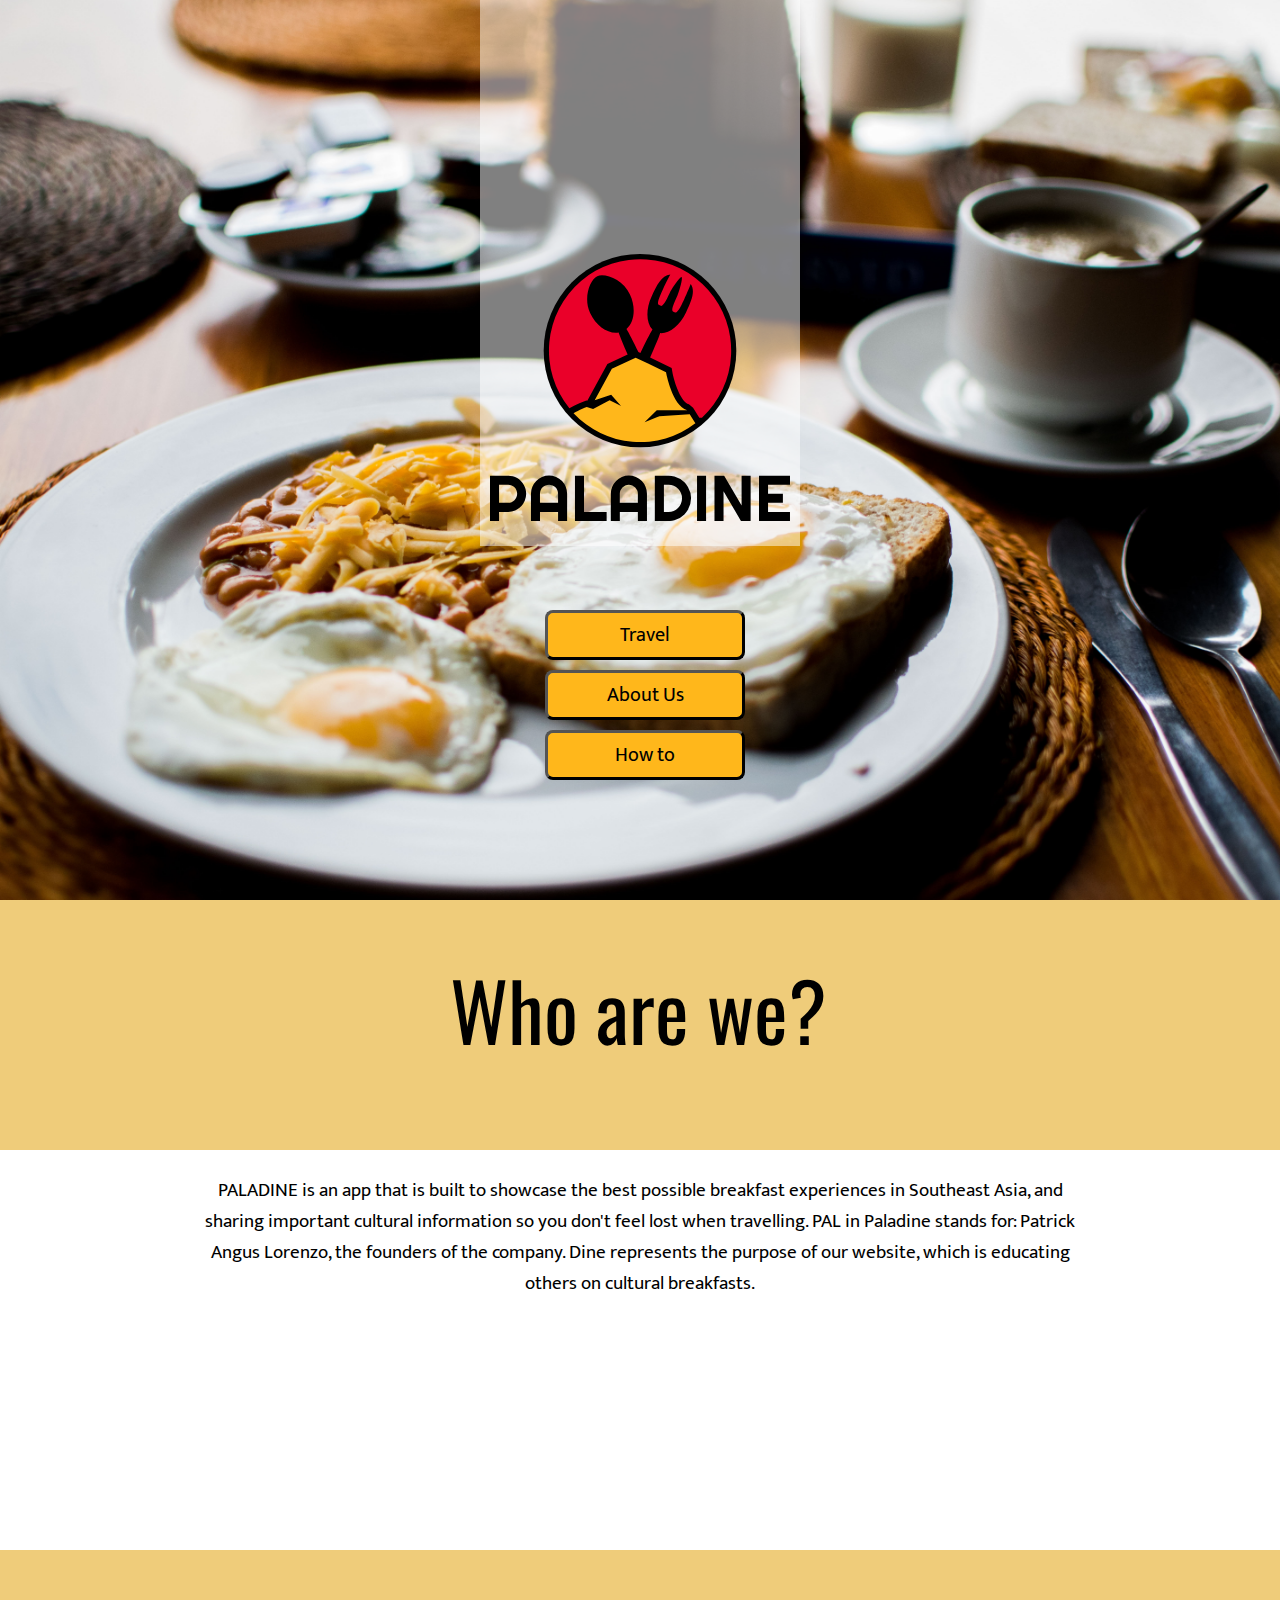
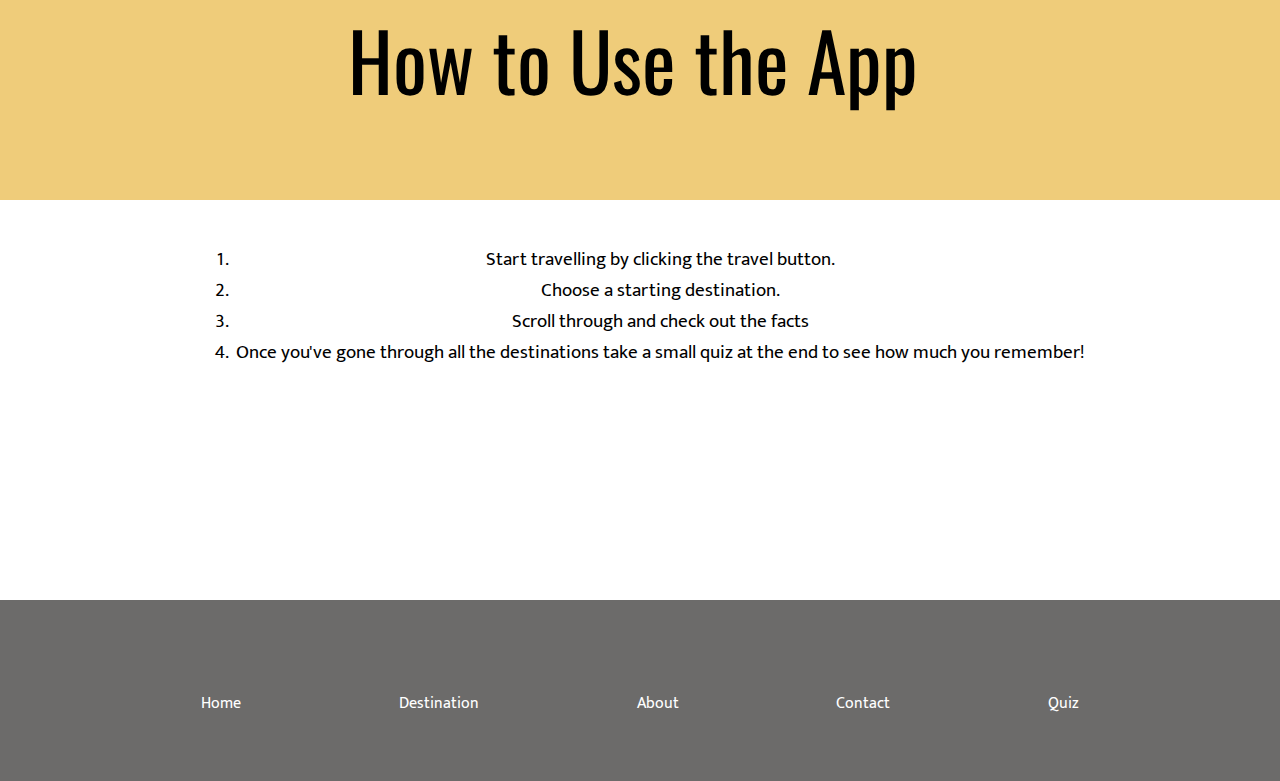
<file: Code/Landing/index.html>
<!DOCTYPE html>
<html>
<head>
    <title>Paladine</title>
    <link href="https://fonts.googleapis.com/css?family=Mukta+Mahee" rel="stylesheet">
    <link href="https://fonts.googleapis.com/css?family=Oswald" rel="stylesheet">
    <link href="index.css" rel="stylesheet" type="text/css"/>
    <script src="https://ajax.googleapis.com/ajax/libs/jquery/3.3.1/jquery.min.js"></script>
</head>
<body>
    <div class="bgDisp">
    </div>
    <div id="display">
      <img id="logoV" src="../img/LogoV.svg">
    </div>

    <div id="aboutUsHead">
        <div id="subHead">Who are we?</div>
      </div>
        <div id="main">
            <div id="aboutUsBox">PALADINE is an app that is built to showcase the best possible breakfast experiences in Southeast Asia, and sharing important cultural information so you don't feel lost when travelling. PAL in Paladine stands for: Patrick Angus Lorenzo, the founders of the company. Dine represents the purpose of our website, which is educating others on cultural breakfasts.</div>
        </div>

    <div id="howToHead">
        <div id="htTitle">How to Use the App</div>
    </div>
        <div id="main2">
            <div id="howToBox">
                <ol>
                    <li>Start travelling by clicking the travel button.</li>
                    <li>Choose a starting destination.</li>
                    <li>Scroll through and check out the facts</li>
                    <li>Once you've gone through all the destinations take a small quiz at the end to see how much you remember!</li>
                </ol>
            </div>
        </div>

        <div id="NavFooter">
        <a href="../Landing/index.html" class="footerNav">Home</a>
        <a href="../PostCard/index.html" class="footerNav">Destination</a>
        <a href="../About/index.html" class="footerNav">About</a>
        <a href="../Contact/index.html" class="footerNav">Contact</a>
        <a href="../quiz/index.html" class="footerNav">Quiz</a>
  		</div>

    <div id="controls">
      <button id="PostCardPage" class="buttonNav">Travel</button>
      <button id="AboutUsPage" class="buttonNav">About Us</button>
      <button id="HowToPage" class="buttonNav">How to</button>
    </div>

    <script src="index.js"></script>
</body>
</html>
</file>
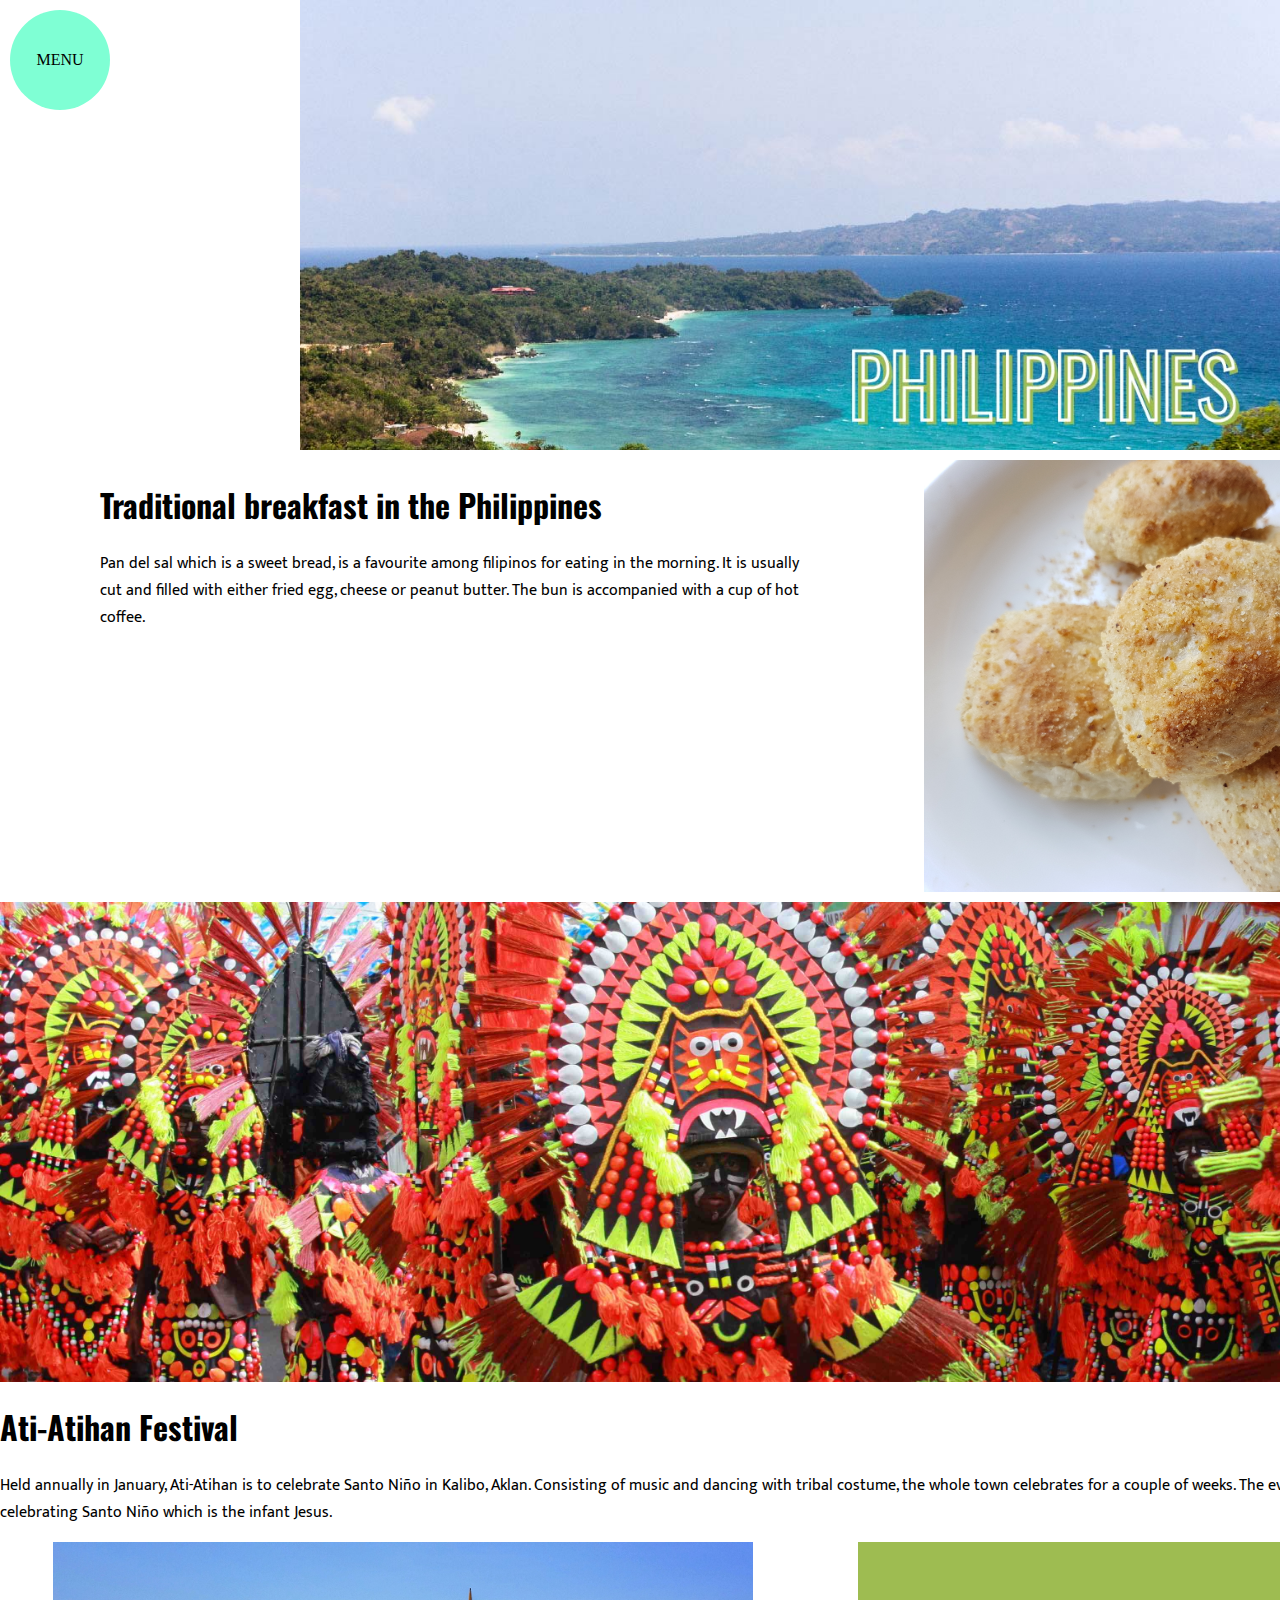
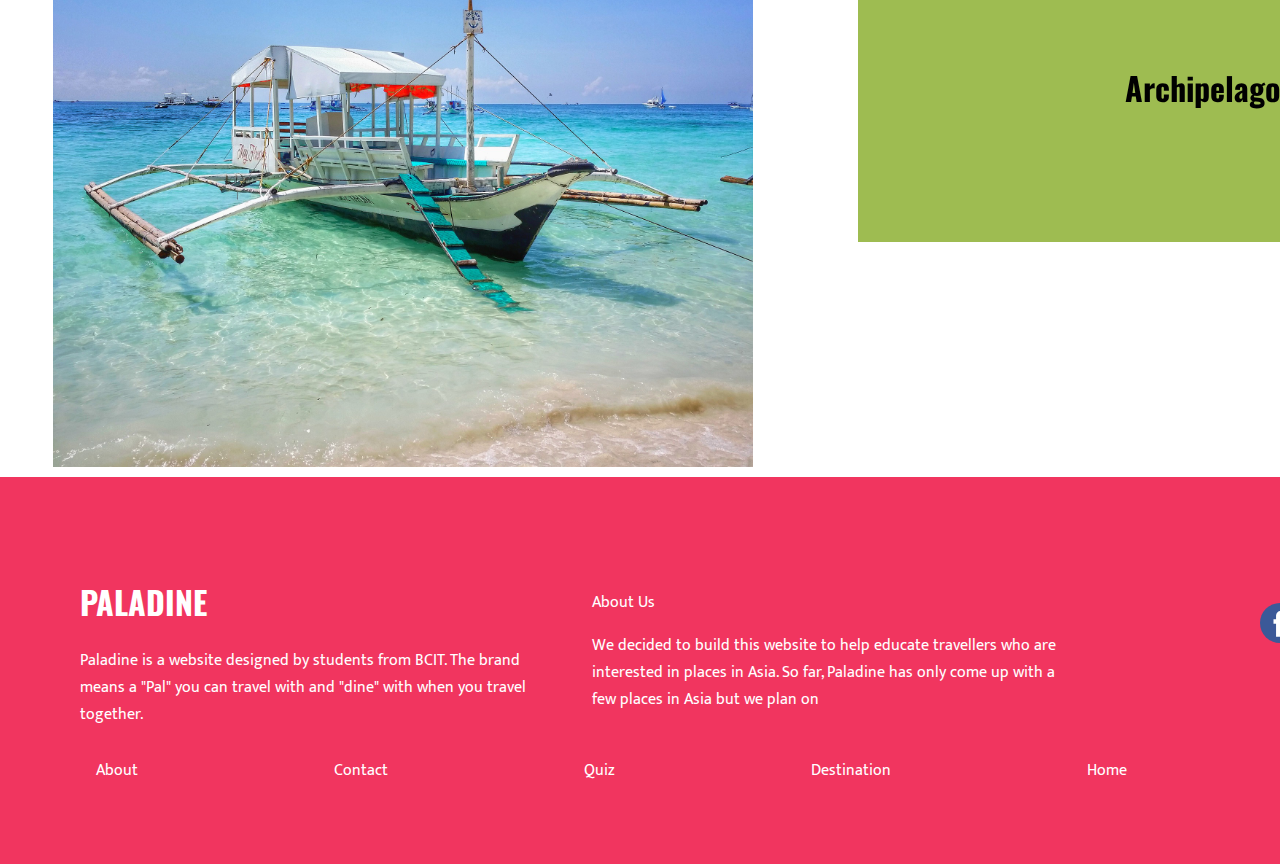
<file: Code/Philippines/index.html>
<!DOCTYPE html>
<html>
<head>
    <title>Philippines</title>
    <link href="https://fonts.googleapis.com/css?family=Mukta+Mahee" rel="stylesheet">
  	<link href="https://fonts.googleapis.com/css?family=Oswald" rel="stylesheet">
    <link href="index.css" rel="stylesheet" type="text/css"/>
</head>
<body>
    <div id="display">
      <div id="wrap1">

      </div>
      <div id="wrap2">
        <div id="bInfo">
        <h1 class=subheader>Traditional breakfast in the Philippines</h1>
        <p>Pan del sal which is a sweet bread, is a favourite among filipinos for eating in the morning.
        It is usually cut and filled with either fried egg, cheese or peanut butter. The bun is accompanied with
        a cup of hot coffee. </p>
        </div>
        <img id="pan" src="pan.jpg"/>
      </div>

      <div id="wrap3">

      </div>
      <div id="wrap4">
        <h1 class="subheader">Ati-Atihan Festival</h1>
        <p>Held annually in January, Ati-Atihan is to celebrate Santo Niño in Kalibo, Aklan.
        Consisting of music and dancing with tribal costume, the whole town celebrates for a couple of weeks.
        The event is originates from religious vantage point, celebrating Santo Niño which is the infant Jesus.</p>
      </div>

      <div id="wrap5">
        <img id="boat" src="boat.jpg">

        <div class="flip-container" ontouchstart="this.classList.toggle('hover');">
         <div class="flipper">
          <div class="front">
           <h1 id="cardFront" class="subheader">Archipelago</h1>
          </div>
          <div class="back">
           <p id="cardBack">
             Archipelago means a group of islands, which accurately describes the Philippines.
             The Philippines has a total of 7,641 islands.
           </p>
          </div>
         </div>
        </div>

      </div>

      <div id="footer">
        <div id="PaladineFooter" class="footerSec">
        <h1 class="subheader">PALADINE</h1>
        <p class="para">Paladine is a website designed by students from BCIT. The brand means a "Pal" you can travel with and "dine" with when you travel together.</p>
        </div>
        <div id="aboutusFooter" class="footerSec">
        <p class="para">About Us</p>
        <p class="para">We decided to build this website to help educate travellers who are interested in places in Asia. So far, Paladine has only come up with a few places in Asia but we plan on  </p>
        </div>
        <div id="socialmediaFooter" class="footerSec">
          <img src="facebook.svg" class="socialmediaIcons"/>
          <img src="instagram.svg" class="socialmediaIcons"/>
          <img src="twitter.svg" class="socialmediaIcons"/>
        </div>
    </div>

    <div id="NavFooter">
      <a href="../About/index.html" class="footerNav">About</a>
      <a href="../Contact/index.html" class="footerNav">Contact</a>
      <a href="../quiz/index.html" class="footerNav">Quiz</a>
      <a href="../PostCard/index.html" class="footerNav">Destination</a>
      <a href="../Landing/index.html" class="footerNav">Home</a>
    </div>

  </div>





    <div id="controls">
      <div id="menu">MENU</div>
      <div id="nav">
        <div id="block"></div>
        <div id="homeNav">Home</div>
        <div id="destNav">Destination</div>
        <div id="aboutNav">About</div>
        <div id="contactNav">Contact</div>
        <div id="quizNav">Quiz</div>
      </div>
    </div>
    <script src="index.js"></script>
</body>
</html>
</file>
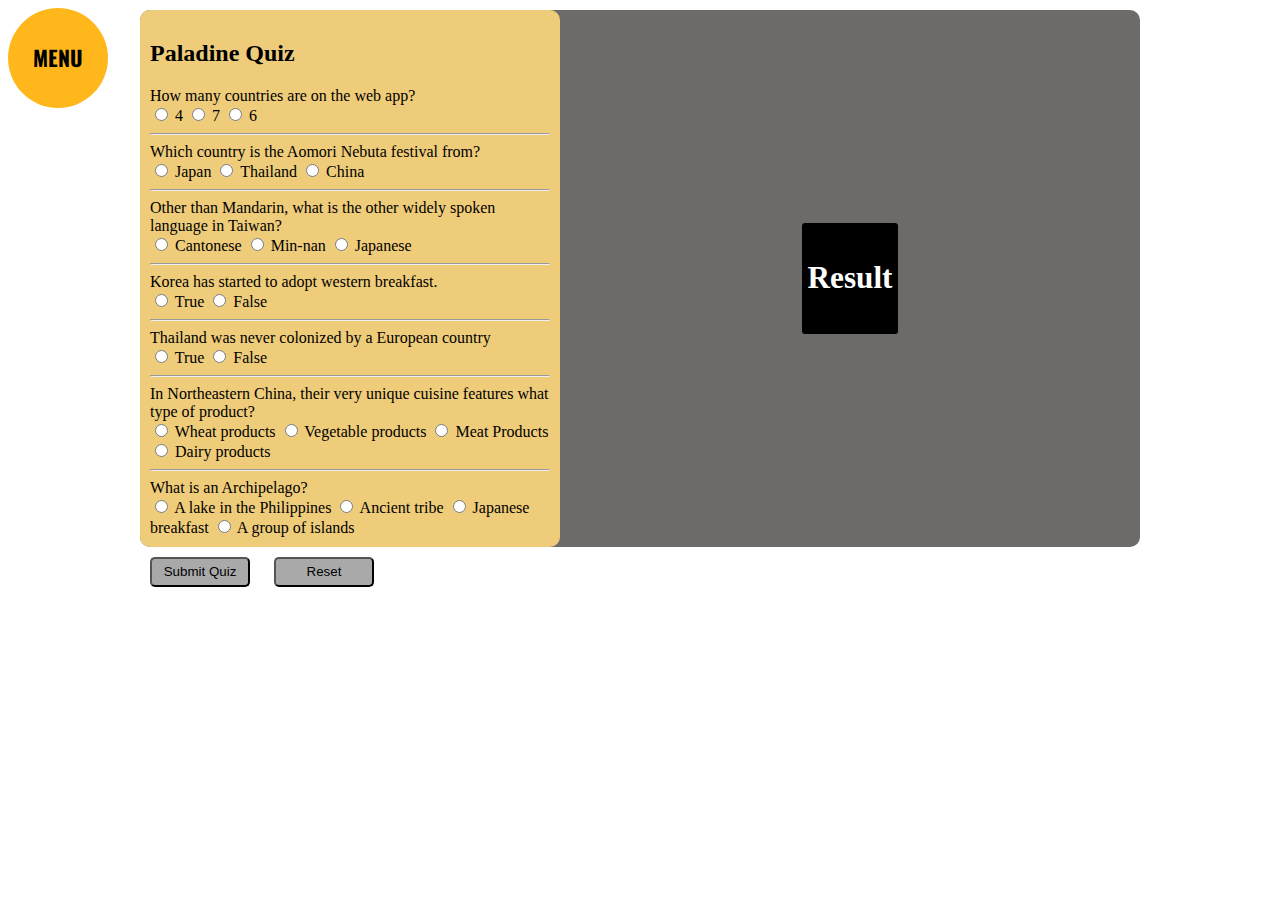
<file: Code/quiz/index.html>
<!DOCTYPE html>
<html>
<head>
    <title>Quiz</title>
	<link href="https://fonts.googleapis.com/css?family=Mukta+Mahee" rel="stylesheet">
	<link href="https://fonts.googleapis.com/css?family=Oswald" rel="stylesheet">
    <link href="index.css" rel="stylesheet" type="text/css" />
</head>
<body>
    <div id="display">
        <div id="quizwrap">
        <div id="quizBox">

        <h2>Paladine Quiz</h2>
        How many countries are on the web app?<br>
        <input type="radio" name="numOfCountries" value="4"/>
        <label>4</label>
        <input type="radio" name="numOfCountries" value="7"/>
        <label>7</label>
        <input type="radio" name="numOfCountries" value="6"/>
        <label>6</label>
            <br><hr>
        Which country is the Aomori Nebuta festival from?<br>
        <input type="radio" name="fest" value="Jap"/>
        <label>Japan</label>
        <input type="radio" name="fest" value="Thai"/>
        <label>Thailand</label>
        <input type="radio" name="fest" value="China"/>
        <label>China</label>
            <br><hr>
        Other than Mandarin, what is the other widely spoken language in Taiwan?<br>
        <input type="radio" name="Taiwan-Greet" />
        <label>Cantonese</label>
        <input type="radio" name="Taiwan-Greet" />
        <label>Min-nan</label>
        <input type="radio" name="Taiwan-Greet" />
        <label>Japanese</label>
          <br><hr>
        Korea has started to adopt western breakfast. <br>
        <input type="radio" name="Kwest" />
        <label>True</label>
        <input type="radio" name="Kwest" />
        <label>False</label>
          <br><hr>
        Thailand was never colonized by a European country<br>
        <input type="radio" name="Twest" />
        <label>True</label>
        <input type="radio" name="Twest" />
        <label>False</label>
          <br><hr>
        In Northeastern China, their very unique cuisine features what type of product?<br>
        <input type="radio" name="Ceast" />
        <label>Wheat products</label>
        <input type="radio" name="Ceast" />
        <label>Vegetable products</label>
        <input type="radio" name="Ceast" />
        <label>Meat Products</label>
        <input type="radio" name="Ceast" />
        <label>Dairy products</label>
          <br><hr>
        What is an Archipelago?<br>
        <input type="radio" name="phil" />
        <label>A lake in the Philippines</label>
        <input type="radio" name="phil" />
        <label>Ancient tribe</label>
        <input type="radio" name="phil" />
        <label>Japanese breakfast</label>
        <input type="radio" name="phil" />
        <label>A group of islands</label>


        </div>

        <br>




        <div id="results">
          <h3>Result</h3>
        </div>
    </div>
    <button id="submit">Submit Quiz</button>
    <button id="reset">Reset</button>

    </div>

    <div id="controls">
      <div id="menu" class="pointer">MENU</div>
      <div id="nav">
        <div id="block" class="pointer"></div>
        <div id="homeNav" class="pointer">Home</div>
        <div id="destNav" class="pointer">Destination</div>
        <div id="aboutNav" class="pointer">About</div>
        <div id="contactNav" class="pointer">Contact</div>
        <div id="quizNav" class="pointer">Quiz</div>
      </div>
    </div>
    <script src="index.js"></script>
</body>
</html>
</file>
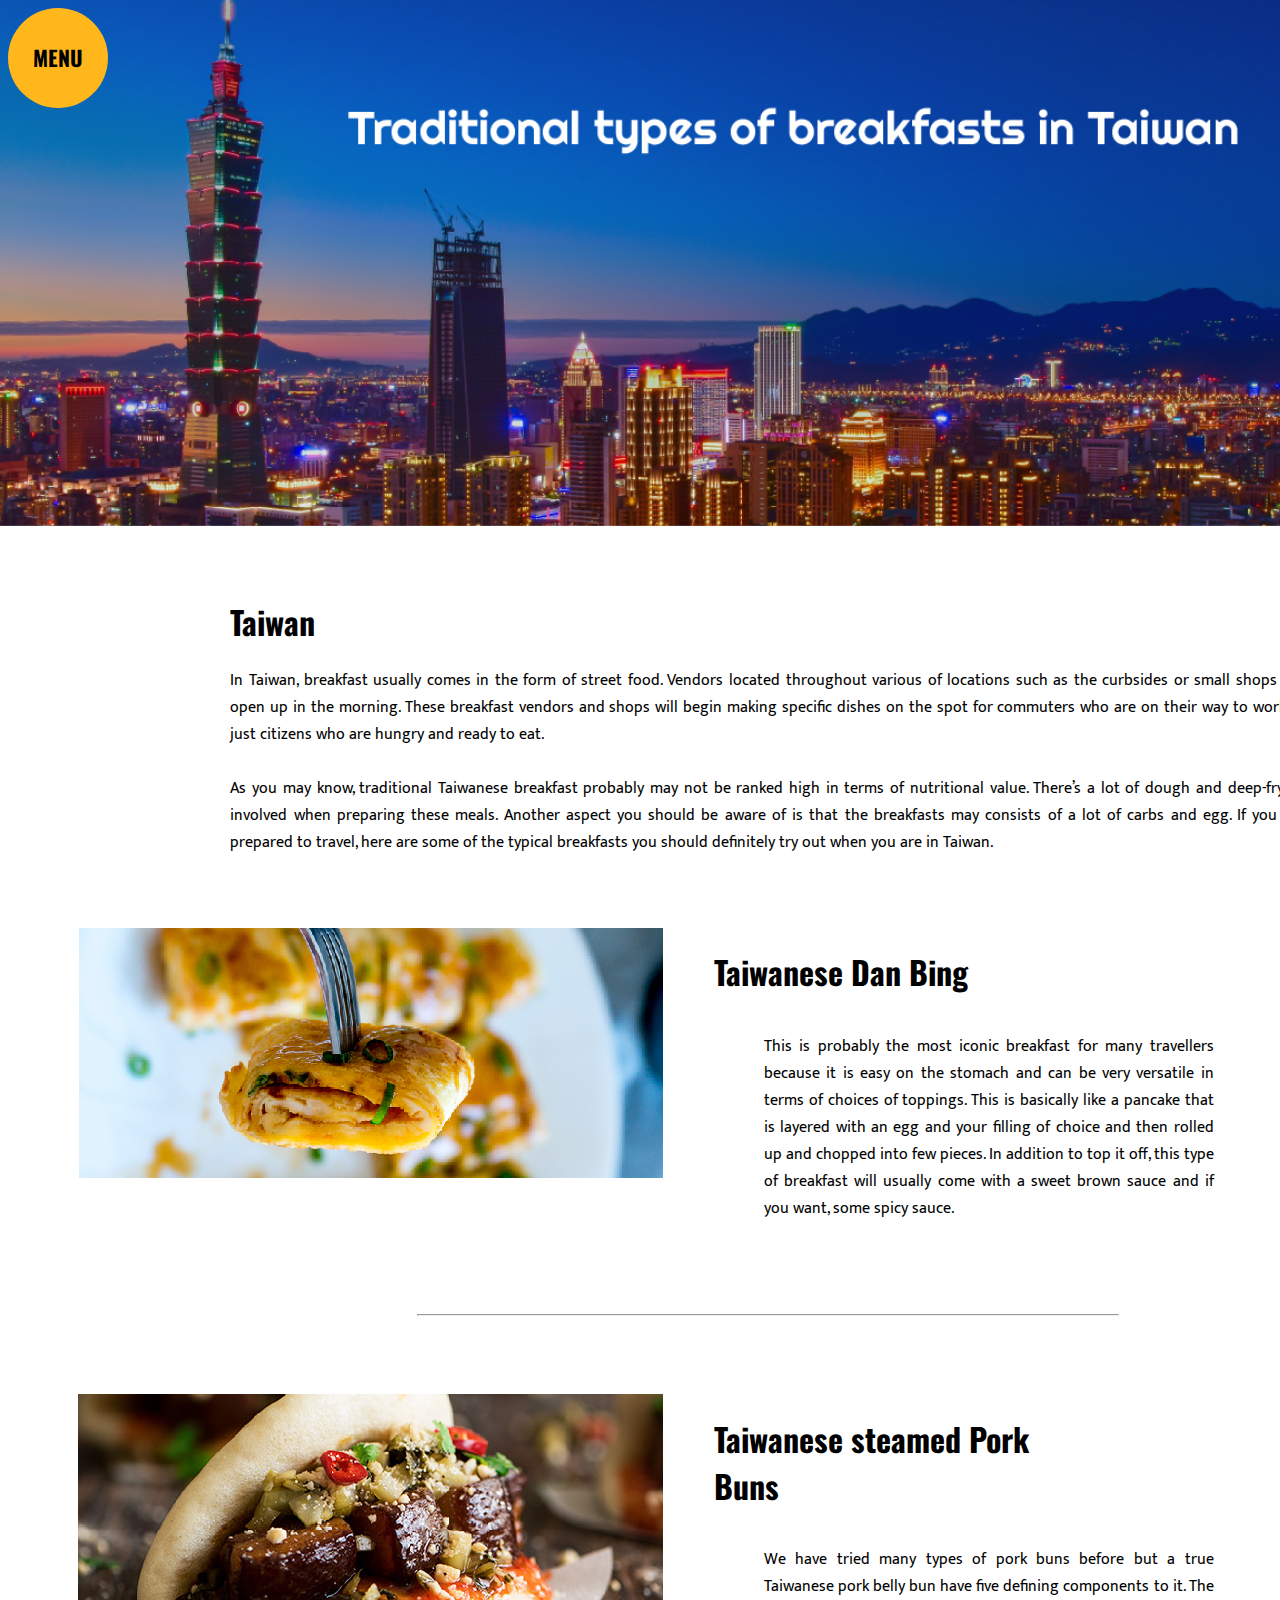
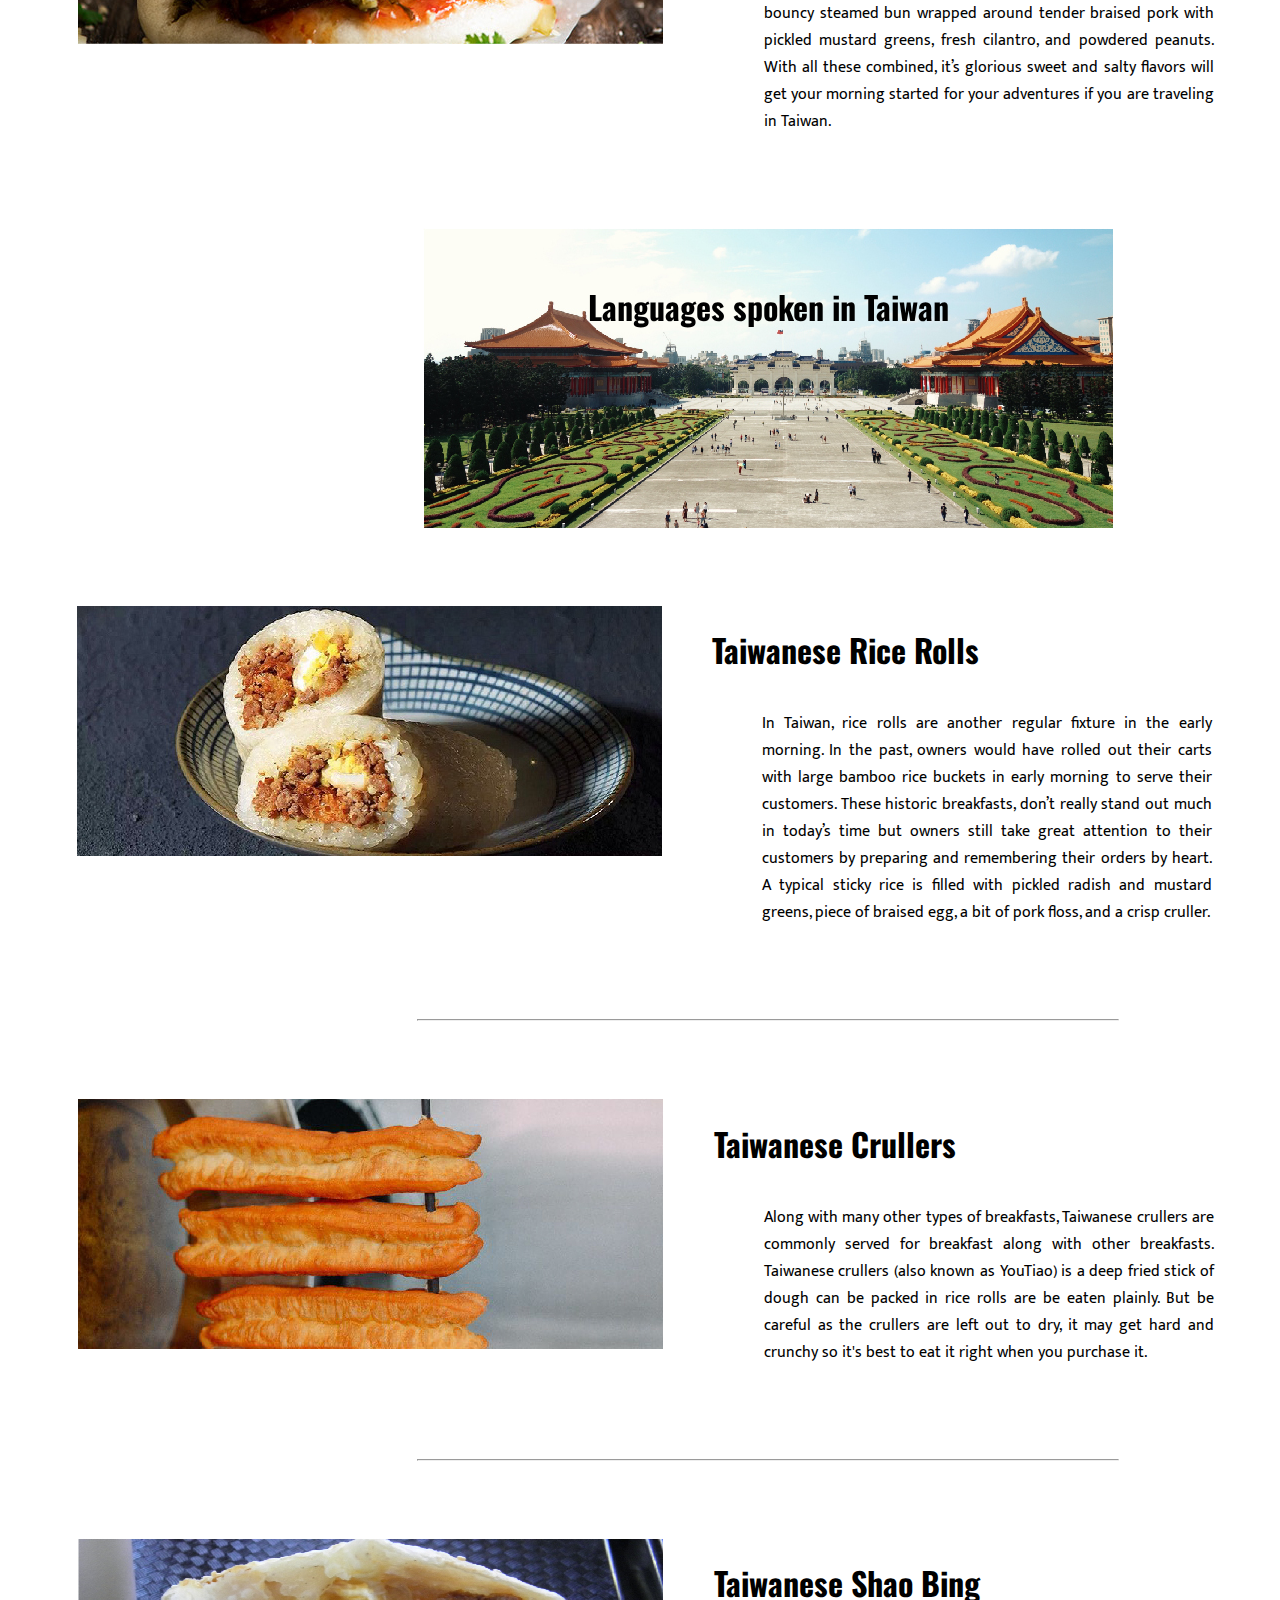
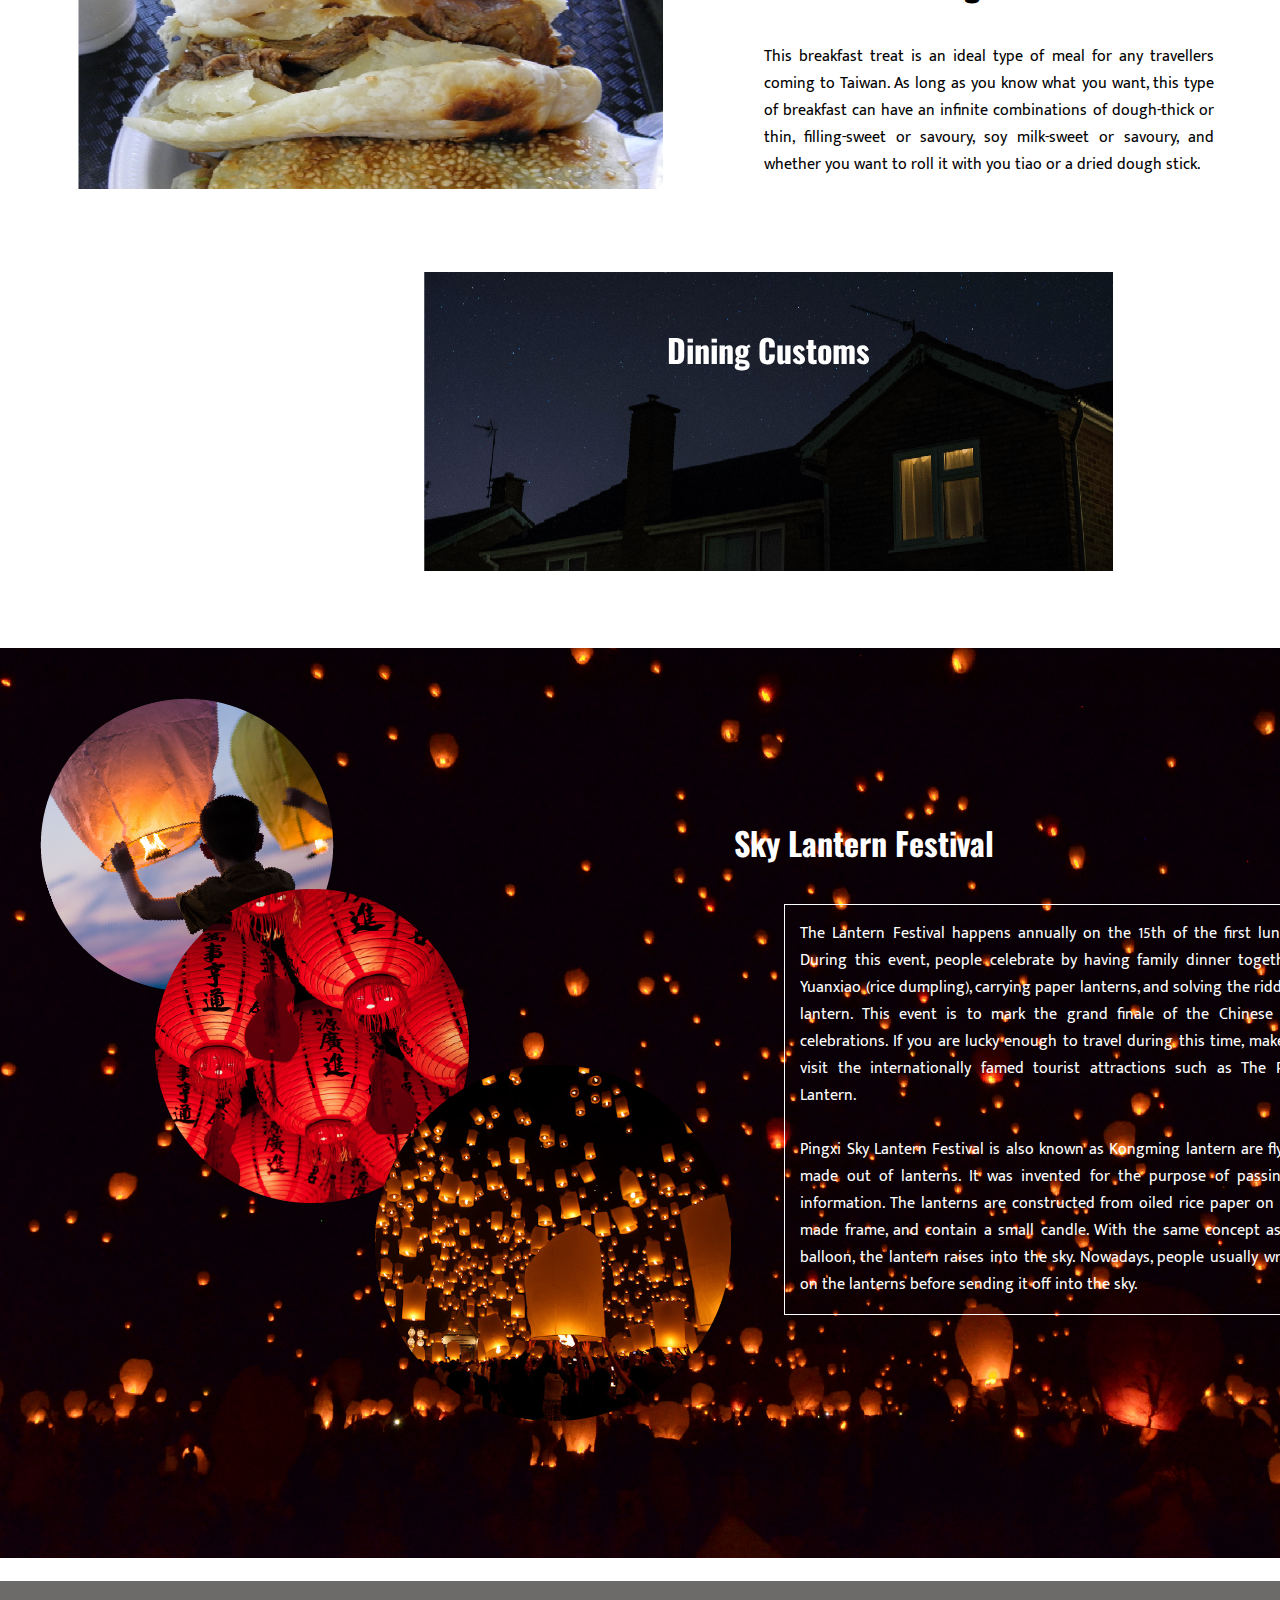
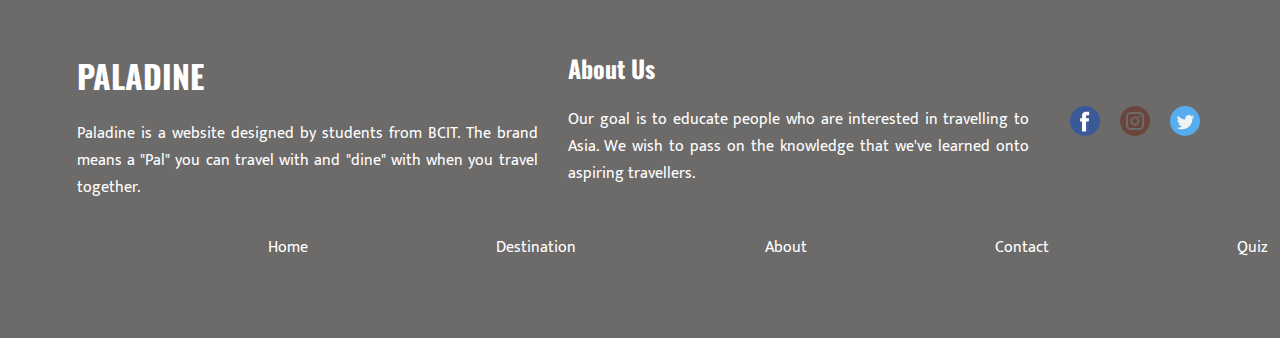
<file: Code/Taiwan/index.html>
<!DOCTYPE html>
<html>
<head>
    <title>Taiwan</title>
    <link href="index.css" rel="stylesheet" type="text/css"/>
	<link href="https://fonts.googleapis.com/css?family=Mukta+Mahee" rel="stylesheet">
	<link href="https://fonts.googleapis.com/css?family=Oswald" rel="stylesheet">
</head>
<body>

<div id="wrapper">
		<img  id="headerImg" src="Header-100.jpg">

	<div id ="taiwaninfoContainer">
	<div id="taiwanInfo">
		<h1 id="taiwanHeader">Taiwan</h1>
		<p>In Taiwan, breakfast usually comes in the form of street food. Vendors located throughout various of locations such as the curbsides or small shops will open up in the morning. These breakfast vendors and shops will begin making specific dishes on the spot for commuters who are on their way to work or just citizens who are hungry and ready to eat.
		<br>
		<br>
		As you may know, traditional Taiwanese breakfast probably may not be ranked high in terms of nutritional value. There’s a lot of dough and deep-frying involved when preparing these meals. Another aspect you should be aware of is that the breakfasts may consists of a lot of carbs and egg. If you are prepared to travel, here are some of the typical breakfasts you should definitely try out when you are in Taiwan.
</p>
	</div>
	</div>

	<div class="container">
		<img src="DanBing.jpg"/>
		<h1 class="typeFood">Taiwanese Dan Bing</h1>
		<p class="infoFood">This is probably the most iconic breakfast for many travellers because it is easy on the stomach and can be very versatile in terms of choices of toppings. This is basically like a pancake that is layered with an egg and your filling of choice and then rolled up and chopped into few pieces. In addition to top it off, this type of breakfast will usually come with a sweet brown sauce and if you want, some spicy sauce.</p>
	</div>
	<hr>
	<div class="container">
		<img src="PorkBun.jpg"/>
		<h1 class="typeFood">Taiwanese steamed Pork Buns</h1>
		<p class="infoFood">We have tried many types of pork buns before but a true Taiwanese pork belly bun have five defining components to it. The bouncy steamed bun wrapped around tender braised pork with pickled mustard greens, fresh cilantro, and powdered peanuts. With all these combined, it’s glorious sweet and salty flavors will get your morning started for your adventures if you are traveling in Taiwan.</p>
	</div>

	<div id="CardContainer">
	<div id="InfoCard" class="flip-container" ontouchstart="this.classList.toggle('hover');">
    			<div class="flipper">
        			<div id="languageFront" class="front">
			 			<h1 id="taiwancult">Languages spoken in Taiwan</h1>
		  			</div>
						<div class="back">
								<p id="taiwancultInfo">In Taiwan, the official language is Mandarin Chinese, but because of many Taiwanese are of southern Fujianese decent, Min-nan is also widely spoken. Smaller groups of Hakka people and aborigines have also preserved their own languages. You could even find some elderly speak Japanese since they were subjected to Japanese education in the past.</p>
		  				</div>
				</div>
	</div>
	</div>

	<div class="container">
		<img src="RiceRoll.jpg"/>
		<h1 class="typeFood">Taiwanese Rice Rolls</h1>
		<p class="infoFood">In Taiwan, rice rolls are another regular fixture in the early morning. In the past, owners would have rolled out their carts with large bamboo rice buckets in early morning to serve their customers. These historic breakfasts, don’t really stand out much in today’s time but owners still take great attention to their customers by preparing and remembering their orders by heart. A typical sticky rice is filled with  pickled radish and mustard greens, piece of braised egg, a bit of pork floss, and a crisp cruller.</p>
	</div>
	<hr>
	<div class="container">
		<img src="Crullers.jpg"/>
		<h1 class="typeFood">Taiwanese Crullers</h1>
		<p class="infoFood">Along with many other types of breakfasts, Taiwanese crullers are commonly served for breakfast along with other breakfasts. Taiwanese crullers (also known as YouTiao) is a deep fried stick of dough can be packed in rice rolls are be eaten plainly. But be careful as the crullers are left out to dry, it may get hard and crunchy so it's best to eat it right when you purchase it.</p>
	</div>
	<hr>
	<div class="container">
		<img src="ShaoBing.jpg"/>
		<h1 class="typeFood">Taiwanese Shao Bing</h1>
		<p class="infoFood">This breakfast treat is an ideal type of meal for any travellers coming to Taiwan. As long as you know what you want, this type of breakfast can have an infinite combinations of dough-thick or thin, filling-sweet or savoury, soy milk-sweet or savoury, and whether you want to roll it with you tiao or a dried dough stick.</p>
	</div>

	<div id="CardContainer">
	<div id="InfoCard" class="flip-container" ontouchstart="this.classList.toggle('hover');">
    			<div class="flipper">
        			<div id="home" class="front">
						<h1 id="taiwancult"> <span style="color:white">Dining Customs</span></h1>
		  			</div>
						<div class="back">
							<p id="taiwancultInfo">In Taiwan, many prefer to entertain in public places rather than in their home, especially when entertaining foreigners. Lucky for you, if you have friends who are from Taiwan and get invited to places then it would be a great experience for you. If you are invited to a Taiwanese home, it will mean you have developed a strong relationship and should be considered a great honor.</p>
		  				</div>
				</div>
	</div>
	</div>

	<div id="festbgcontainer">
		<div id="twnfestImg">
		<img id="sky1" src="SkyFest1.png"/>
		<img id="sky2" src="SkyFest2.png"/>
		<img id="sky3" src="SkyFest3.png"/>
		</div>
		<div id="twmfestInfo">
		<h1>Sky Lantern Festival</h1>
		<p id="twnfestpara">The Lantern Festival happens annually on the 15th of the first lunar month. During this event, people celebrate by having family dinner together eating Yuanxiao (rice dumpling), carrying paper lanterns, and solving the riddles on the lantern. This event is to mark the grand finale of the Chinese New Year celebrations. If you are lucky enough to travel during this time, make sure you visit the internationally famed tourist attractions such as The PingXi Sky Lantern.
			<br>
			<br>
		Pingxi Sky Lantern Festival is also known as Kongming lantern are flying paper made out of lanterns. It was invented for the purpose of passing military information. The lanterns are 		constructed from oiled rice paper on a bamboo made frame, and contain a small candle. With the same concept as a hot air balloon, the lantern raises into the sky. Nowadays, people usually write wishes on the lanterns before sending it off into the sky.
 </p>
		</div>
	</div>

	<div id="footer">
				<div id="PaladineFooter" class="footerSec">
				<h1 class="subheader">PALADINE</h1>
				<p class="para">Paladine is a website designed by students from BCIT. The brand means a "Pal" you can travel with and "dine" with when you travel together.</p>
				</div>
				<div id="aboutusFooter" class="footerSec">
<h2 class="subheader">About Us</h2>
				<p class="para">Our goal is to educate people who are interested in travelling to Asia. We wish to pass on the knowledge that we've learned onto aspiring travellers. </p>
				</div>
				<div id="socialmediaFooter" class="footerSec">
					<img src="facebook.svg" class="socialmediaIcons"/>
					<img src="instagram.svg" class="socialmediaIcons"/>
					<img src="twitter.svg" class="socialmediaIcons"/>
				</div>


		</div>

		<div id="NavFooter">
      <a href="../Landing/index.html" class="footerNav">Home</a>
      <a href="../PostCard/index.html" class="footerNav">Destination</a>
      <a href="../About/index.html" class="footerNav">About</a>
      <a href="../Contact/index.html" class="footerNav">Contact</a>
      <a href="../quiz/index.html" class="footerNav">Quiz</a>
				</div>
</div>
<div id="controls">
  <div id="menu" class="pointer">MENU</div>
  <div id="nav">
    <div id="block" class="pointer"></div>
    <div id="homeNav" class="pointer">Home</div>
    <div id="destNav" class="pointer">Destination</div>
    <div id="aboutNav" class="pointer">About</div>
    <div id="contactNav" class="pointer">Contact</div>
    <div id="quizNav" class="pointer">Quiz</div>
  </div>
</div>
    <script src="index.js"></script>
</body>
</html>
</file>
<file: Code/About/index.css>
body {
	background-color: #F5F5F5;
}

/* ------ Navigation Bar -------- */

#navBar {
	width: 100vw;
	height: 45px;
	background-color:white;
	position: fixed;
	top: 0px;
	left: 0px;
	z-index: 1;
	border-bottom: 1px solid #D3D3D3;
	overflow: auto;
}

.linkNav {
	text-decoration-style: none;
	color: black;
	text-decoration-line: none;
	font-family: 'Mukta Mahee', sans-serif;
	font-size: 12px;
	text-align: center;
	padding: 2px 20px 2px 20px;
	margin: 12px 5px 14px 0px;
	float: right;
}

a {
}

a:hover {
	color: navy;
}
#search {
	background-color: white;
	border: .5px solid grey;
	border-radius: 15px;
	text-align: left;
    margin-right: 10%;
}

#Logo {
	width: 100px;
	position: fixed;
	top: -5px;
	left: 0px;
	margin-top: 10px;
	margin-left: 10%;
}

/* ----------- body Content ------------ */

#wrapper {
	position: absolute;
	top: 0px;
	left: 0px;
	right: 0px;
	bottom: 0px;
	margin: auto;
	width: 1600px;
	height: 900px;
	margin-top: 45px;
	padding-top: 50px;
	text-align: center;
	background-color: white;
}

/* --------- FONTS ------ */

.subheader {
	font-family: 'oswald', sans-serif;
}

.para {
	font-family: 'Mukta Mahee', sans-serif;
}

/* --------- Breakfast Section -----------------*/

#wrapper2 {
	width: 1600px;
	height: 500px;
	display: flex;
	margin-top: 10%;
	background-color: white;
}

/* --- About Content ------ */

#aboutContent {
	text-align: left;
	width: 900px;
	position: relative;
	top: 0px;
	left: 0px;
	right: 0px;
	bottom: 0px;
	margin: auto;
}

/* -------    Footer --------- */

#footer {
	width: 100%;
	height: 200px;
	background-color:#6c6b6a;
	display: flex;
	text-align: left;
}

.footerSec {
	width: 20%;
	height: 200px;
	margin:1%;
	flex-grow: 3;
}
#PaladineFooter {
	color: white;
	margin-left: 5%;
    margin-top: 5%;
}
#aboutusFooter {
	color: white;
	padding-top: 5%;;
		
}
.socialmediaIcons {
	width: 40px;
	padding:10px;
}
#socialmediaFooter {
	text-align: center;
	position: relative;
	top: 100px;
	left: 0px;
	height: 50px;
}
#NavFooter {
	padding-top: 5%;;
	padding-bottom: 5%;
	background-color:#6c6b6a;
}
.footerNav {
	width: 100%;
	font-family: 'Mukta Mahee', sans-serif;
	text-decoration-line: none;
	text-align: center;
	color: white;
	padding-left: 6%;
	padding-right:6%;
}


/* -------    BOX FLIP    --------- */

/* Box properties */
figure.boxFlip {
	position: relative;
	float: left;
	overflow: hidden;
  margin: 10px 1%;
  max-width: 800px;
  max-height: 450px;
  width: 100%;
	font-family: 'Mukta Mahee', sans-serif;
  color: black;
  text-align: left;
  background-color: #FFB71B;
  perspective: 50em;
}

/* Box transitions */
figure.boxFlip * {
  box-sizing: border-box;
  transition: all 0.5s ease;
}

/* Image layer */
figure.boxFlip img {
  opacity: 1;
  width: 100%;
  transform-origin: 50% 100%;
}

/* Caption layer */
figure.boxFlip figcaption {
  position: absolute;
  top: 0;
  left: 0;
  width: 100%;
  transform: rotateX(-90deg);
  transform-origin: 50% -50%;
  z-index: 1;
  opacity: 0;
  padding: 20px 30px;
}


/* Text properties */
figure.boxFlip h3,
figure.boxFlip p {
  line-height: 1.5em;
}

figure.boxFlip h3 {
  margin: 0;
	font-size: 30pt;
  text-transform: uppercase;
	font-family: 'oswald', sans-serif;
}

figure.boxFlip p {
  font-size: 14pt;
  margin: 0 0 15px;
}

figure.boxFlip .contactUs {
  border: 2px solid #000000;
	margin-top: 1.3em;
  padding: 0.5em 1em;
  font-size: 14pt;
  text-decoration: none;
  color: #000000;
  display: inline-block;
}

figure.boxFlip .contactUs:hover {
  background-color: #EA0029;
  color: #000000;
}

/* Image transition end point */

figure.boxFlip:hover img,
figure.boxFlip.hover img {
  transform: rotateX(90deg);
  opacity: 0;
}

/* Caption transition end point */

figure.boxFlip:hover figcaption,
figure.boxFlip.hover figcaption {
  transform: rotateX(0deg);
  opacity: 1;
  transition-delay: 0.2s;
}
</file>
<file: Code/China/index.css>
/* ------ NAVIGATION BAR -----*/
#navBar {
	width: 100vw;
	height: 45px;
	background-color:white;
	position: fixed;
	top: 0px;
	left: 0px;
	z-index: 1;
	border-bottom: 1px solid #D3D3D3;
	overflow: hidden;
}

.linkNav {
	text-decoration-style: none;
	color: black;
	text-decoration-line: none;
	font-family: 'Mukta Mahee', sans-serif;
	font-size: 12px;
	text-align: center;
	padding: 2px 20px 2px 20px;
	margin: 12px 5px 14px 0px;
	float: right;
}

a {
}
a:hover {
	color: navy;
}
#search {
	background-color: white;
	border: .5px solid grey;
	border-radius: 15px;
	text-align: left;
    margin-right: 10%;
}
#Logo {
	width: 100px;
	position: fixed;
	top: -5px;
	left: 0px;
	margin-top: 10px;
	margin-left: 10%;
}


/* ------ BODY PAGE -----*/

#wrapper {
    position: absolute;
    top: 0px;
    left: 0px;
    right: 0px;
    bottom: 0px;
    margin: auto;
    margin-top: 45px;
    width: 1380px;
    height: auto;
}



/* Slideshow container */
.slideshow-container {
  width: 1380px;
	height: 600px;
  overflow: hidden;
	background-position: bottom;
}
/* Hide the images by default */
.mySlides {
    display: none;
    background-size: contain;
}
/* The dots/bullets/indicators */
.dot {
  cursor: pointer;
  height: 15px;
  width: 15px;
  margin: 10px 2px;
  background-color: #bbb;
  border-radius: 50%;
  display: inline-block;
  transition: background-color 0.6s ease;
}

.active, .dot:hover {
  background-color: #717171;
}

/* Fading animation */
.fade {
  -webkit-animation-name: fade;
  -webkit-animation-duration: 1.5s;
  animation-name: fade;
  animation-duration: 1.5s;
}

@-webkit-keyframes fade {
  from {opacity: .4} 
  to {opacity: 1}
}

@keyframes fade {
  from {opacity: .4} 
  to {opacity: 1}
}

#dragonboatContainer {
	text-align: center;
	margin-top: 5%;
}
#dragonImg {
	border-radius: 5px;
}

h1 {
	font-family: 'oswald', sans-serif;
}
p {
	font-family: 'Mukta Mahee', sans-serif;
}

#dragonboatContent {
	width: 800px;
	text-align: left;
	text-align: justify;
	position: relative;
	top: 0px;
	left: 0px;
	right: 0px;
	bottom: 0px;
	margin: auto;
}
#dragonImg {
	margin-bottom: 5%;
}

/* --------------------     entire container, keeps perspective --------- */
.flip-container {
	perspective: 1000px;
}
/* --------------------flip the pane when hovered -----------------*/
.flip-container:hover .flipper, .flip-container.hover .flipper {
    transform: rotateY(180deg);
}

.flip-container, .front, .back {
	width: 620px;
	height: 300px;
}
/* ------------ flip speed goes here ------------*/
.flipper {
	transition: 0.6s;
	transform-style: preserve-3d;
	position: relative;
}
/* ----------------hide back of pane during swap -----------------*/
.front, .back {
	backface-visibility: hidden;
	position: absolute;
	top: 0;
	left: 0;
}
/* -----------------front pane, placed above back -------------------*/
.front {
	z-index: 2;
	transform: rotateY(0deg);
    background-color: #9EBC51;
    border-radius: 20px;

}
/* ----------------back, initially hidden pane -------------------*/
.back {
	transform: rotateY(180deg);
    background-color: #9EBC51;
    border-radius: 20px;

}

/* ------------ GreenCard Front Margins ------------------*/


#culture {
    text-align: center;
    margin-top: 17%;
}

#cultureinfo {
    padding: 7%;
    margin-top: 6%;
}

#InfoCard {
	display: inline-block;
	margin: 1%;
}
#chinabreak{
	border-radius: 15px;
}

#breakfastcontent {
	width: 760px;
	text-align: left;
	text-align: justify;
	position: relative;
	top: 40px;
	left: 0px;
	right: 0px;
	bottom: 0px;
	margin: auto;
}


/* --------------- Footer ---------------- */

#footer {
	margin-top: 100px;
	width: 100%;
	height: 200px;
	background-color:#f1355f;
	display: flex;
	text-align: left;
}

.footerSec {
	width: 20%;
	height: 200px;
	margin:1%;
	flex-grow: 3;
}
#PaladineFooter {
	color: white;
	margin-left: 5%;
    margin-top: 5.5%;
}
#aboutusFooter {
	color: white;
	padding-top: 5%;;
		
}
.socialmediaIcons {
	width: 70px;
	padding:10px;
}
#socialmediaFooter {
	text-align: center;
	position: relative;
	top: 100px;
	left: 0px;
	height: 50px;
}
#NavFooter {
	padding-top: 10%;;
	padding-bottom: 5%;
	background-color:#f1355f;
    text-align: center;
	text-decoration-line: none;

}
.footerNav {
	width: 100%;
	font-family: 'Mukta Mahee', sans-serif;
	text-decoration-line: none;
	color: white;
	padding-left: 6%;
	padding-right:6%;
}
</file>
<file: Code/Contact/index.css>
body {
	background-color: #F5F5F5;
}

/* ------ Navigation Bar -------- */
#navBar {
	width: 100vw;
	height: 45px;
	background-color:white;
	position: fixed;
	top: 0px;
	left: 0px;
	z-index: 1;
	border-bottom: 1px solid #D3D3D3;
	overflow: auto;
}

.linkNav {
	text-decoration-style: none;
	color: black;
	text-decoration-line: none;
	font-family: 'Mukta Mahee', sans-serif;
	font-size: 12px;
	text-align: center;
	padding: 2px 20px 2px 20px;
	margin: 12px 5px 14px 0px;
	float: right;
}
a {
}
a:hover {
	color: navy;
}
#search {
	background-color: white;
	border: .5px solid grey;
	border-radius: 15px;
	text-align: left;
    margin-right: 10%;
}

#Logo {
	width: 100px;
	position: fixed;
	top: -5px;
	left: 0px;
	margin-top: 10px;
	margin-left: 10%;
}

/* ----------- body Content ------------ */

#wrapper {
	position: absolute;
	top: 0px;
	left: 0px;
	right: 0px;
	bottom: 0px;
	margin: auto;
	width: 1600px;
	height: 900px;
	margin-top: 45px;
	padding-top: 50px;
	text-align: center;
	background-color: white;
}

#japanImg {
	width: 500px;
	margin-left: 1%;
	border-radius: 5px;
	float: left;
}

#nebutaImg {
	width: 500px;
	border-radius: 5px;
}

#nebutaF {
	height: 600px;
	width: 605px;
	margin-top: 3%;
	display: inline-block;
	clear: left;
	font-family: 'Mukta Mahee', sans-serif;
	line-height: 35px;
	text-align: center;
	background-color: white;
}



/* --------- FONTS ------ */
.subheader {
	font-family: 'oswald', sans-serif;
}

.para {
	font-family: 'Mukta Mahee', sans-serif;
}
/* --------- Breakfast Section -----------------*/

#wrapper2 {
	width: 1600px;
	height: 500px;
	display: flex;
	margin-top: 10%;
	background-color: white;
}

/* --------- Flipping Card Section --------------*/

.items {
	flex-grow: 1;
	margin:  10px;
	overflow: hidden; 
}
#cultureCard {
	width: 150px;
	height: 300px;
}

/* Centering the card */

#cultureWrapper {
	top: 0px;
	left: 0px;
	right: 0px;
	bottom: 0px;
	margin: auto;
}

/* Flip animation css */

/* entire container, keeps perspective */
.flip-container {
	perspective: 1000px;
}
	/* flip the pane when hovered */
	.flip-container:hover .flipper, .flip-container.hover .flipper {
		transform: rotateY(180deg);
	}

.flip-container, .front, .back {
	width: 690px;
	height: 300px;
}

        
        
/* flip speed goes here */
.flipper {
	transition: 0.6s;
	transform-style: preserve-3d;

	position: relative;
}

/* hide back of pane during swap */
.front, .back {
	backface-visibility: hidden;

	position: absolute;
	top: 0;
	left: 0;
}

/* front pane, placed above back */
.front {
	z-index: 2;
	/* for firefox 31 */
	transform: rotateY(0deg);
    background-color: #9EBC51;
	  /* round corners off if needed */
    border-radius: 0 0 0 0;
}

/* back, initially hidden pane */
.back {
	transform: rotateY(180deg);
    background-color: #9EBC51;
	  /* round corners off if needed */
    border-radius: 0 0 0 0; 
}

/* Flip animation css */

/* --- Mail form content ------ */

#traditionalContent {
	text-align: center;
	width: 800px;
	position: relative;
	top: 0px;
	left: 0px;
	right: 0px;
	bottom: 0px;
	margin: auto;
}


#mailcontainer {
    background-color: #FFB71B;
    padding: 20px;
	  margin: 0 0 50px 0;
}

#mailcontainer input[type=submit], input[type=reset] {
    background-color: #FFB71B;
    color: black;
    padding: 0.3em 2em;
	  margin: 0px 5px;
    border: none;
    cursor: pointer;
	  border: 2px solid #000000;
	  font-family: 'Mukta Mahee', sans-serif;
	  font-size: 14pt;
}

#mailcontainer input[type=submit]:hover, input[type=reset]:hover {
    background-color: #EA0029;
	  transition: 0.6s;
}

#mailcontainer input[type=text], select, textarea {
    width: 65%;
    padding: 8px;
    border: 1px solid #ccc;
    box-sizing: border-box;
    margin-top: 6px;
    margin-bottom: 16px;
    resize: vertical;
	  font-family: 'Mukta Mahee', sans-serif;
	  font-size: 14pt;
}

/* -------    Footer --------- */

#footer {
	width: 100%;
	height: 200px;
	background-color:#6c6b6a;
	display: flex;
	text-align: left;
}

.footerSec {
	width: 20%;
	height: 200px;
	margin:1%;
	flex-grow: 3;
}
#PaladineFooter {
	color: white;
	margin-left: 5%;
    margin-top: 5%;
}
#aboutusFooter {
	color: white;
	padding-top: 5%;;
		
}
.socialmediaIcons {
	width: 40px;
	padding:10px;
}
#socialmediaFooter {
	text-align: center;
	position: relative;
	top: 100px;
	left: 0px;
	height: 50px;
}
#NavFooter {
	padding-top: 5%;;
	padding-bottom: 5%;
	background-color:#6c6b6a;
}
.footerNav {
	width: 100%;
	font-family: 'Mukta Mahee', sans-serif;
	text-decoration-line: none;
	text-align: center;
	color: white;
	padding-left: 6%;
	padding-right:6%;
}
</file>
<file: Code/img/index_files/index.css>
#body{}
#display{}
#controls{}
</file>
<file: Code/Japan/index.css>
body {
	background-color: #F5F5F5;
}

/* ------ Navigation Bar -------- */
#navBar {
	width: 100vw;
	height: 45px;
	background-color:white;
	position: fixed;
	top: 0px;
	left: 0px;
	z-index: 1;
	border-bottom: 1px solid #D3D3D3;
	overflow: auto;
}

.linkNav {
	text-decoration-style: none;
	color: black;
	text-decoration-line: none;
	font-family: 'Mukta Mahee', sans-serif;
	font-size: 12px;
	text-align: center;
	padding: 2px 20px 2px 20px;
	margin: 12px 5px 14px 0px;
	float: right;
}
a {
}
a:hover {
	color: navy;
}
#search {
	background-color: white;
	border: .5px solid grey;
	border-radius: 15px;
	text-align: left;
    margin-right: 10%;
}

#Logo {
	width: 100px;
	position: fixed;
	top: -5px;
	left: 0px;
	margin-top: 10px;
	margin-left: 10%;
}

/* ----------- body Content ------------ */

#wrapper {
	position: absolute;
	top: 0px;
	left: 0px;
	right: 0px;
	bottom: 0px;
	margin: auto;
	width: 1380px;
	height: 900px;
	margin-top: 45px;
	padding-top: 50px;
	text-align: center;
}

#japanImg {
	width: 500px;
	margin-left: 1%;
	border-radius: 5px;
	float: left;
}

#nebutaImg {
	width: 500px;
	border-radius: 5px;
}

#nebutaF {
	height: 600px;
	width: 605px;
	margin-top: 3%;
	display: inline-block;
	clear: left;
	font-family: 'Mukta Mahee', sans-serif;
	line-height: 35px;
	text-align: center;
}



/* --------- FONTS ------ */
h1 {
	font-family: 'oswald', sans-serif;
}

p {
	font-family: 'Mukta Mahee', sans-serif;
}
/* --------- Breakfast Section -----------------*/

#wrapper2 {
	width: 1380px;
	height: 500px;
	display: flex;
	margin-top: 10%;
}

/* --------- Flipping Card Section --------------*/

.items {
	flex-grow: 1;
	margin:  10px;
	overflow: hidden; 
}
#cultureCard {
	width: 150px;
	height: 300px;
}

#japanbreakfastImg {
    height: 400px;
    border-radius: 10px;
    margin-right: 40px;
    margin-top: -20px;
}

#japanCult {
	margin-top: 17%;
}

#japancultInfo{
	padding: 10%;
}
/* entire container, keeps perspective */
.flip-container {
	perspective: 1000px;
	margin-top: 2%;
}
	/* flip the pane when hovered */
	.flip-container:hover .flipper, .flip-container.hover .flipper {
		transform: rotateY(180deg);
	}

.flip-container, .front, .back {
	width: 550px;
	height: 300px;
}

  
        
/* flip speed goes here */
.flipper {
	transition: 0.6s;
	transform-style: preserve-3d;
	position: relative;
}

/* hide back of pane during swap */
.front, .back {
	backface-visibility: hidden;
	position: absolute;
	top: 0;
	left: 0;
}

/* front pane, placed above back */
.front {
	z-index: 2;
	transform: rotateY(0deg);
    background-color: #9EBC51;
    border-radius: 10px;
}

/* back, initially hidden pane */
.back {
	transform: rotateY(180deg);
    background-color: #9EBC51;
    border-radius: 10px;
}

/* Flip animation css */

/* --- Traditional Breakfast Content ------ */
#wrapper3 {
	width: 1380px;
	height: 400px;
	text-align: left;
    padding-top: 20px;
    margin-top: -6%;
}

#traditionalContent {
	text-align: left;
	width: 900px;
	position: relative;
	top: 0px;
	left: 0px;
	right: 0px;
	bottom: 0px;
	margin: auto;
}

/* -------    Footer --------- */

#footer {
	width: 100%;
	height: 200px;
	background-color:#f1355f;
	display: flex;
	text-align: left;
}

.footerSec {
	width: 20%;
	height: 200px;
	margin:1%;
	flex-grow: 3;
}
#PaladineFooter {
	color: white;
	margin-left: 5%;
    margin-top: 4.1%;
}
#aboutusFooter {
	color: white;
	padding-top: 5%;;
		
}
.socialmediaIcons {
	width: 40px;
	padding:10px;
}
#socialmediaFooter {
	text-align: center;
	position: relative;
	top: 100px;
	left: 0px;
	height: 50px;
}
#NavFooter {
	padding-top: 5%;;
	padding-bottom: 5%;
	background-color:#f1355f;
}
.footerNav {
	width: 100%;
	font-family: 'Mukta Mahee', sans-serif;
	text-decoration-line: none;
	text-align: center;
	color: white;
	padding-left: 6%;
	padding-right:6%;
}
</file>
<file: Code/Korea/index.css>
body {
	background-color: #F5F5F5;
}

/* ------ Navigation Bar -------- */
#navBar {
	width: 100vw;
	height: 45px;
	background-color:white;
	position: fixed;
	top: 0px;
	left: 0px;
	z-index: 1;
	border-bottom: 1px solid #D3D3D3;
	overflow: auto;
}

.linkNav {
	text-decoration-style: none;
	color: black;
	text-decoration-line: none;
	font-family: 'Mukta Mahee', sans-serif;
	font-size: 12px;
	text-align: center;
	padding: 2px 20px 2px 20px;
	margin: 12px 5px 14px 0px;
	float: right;
}
a {
}
a:hover {
	color: navy;
}
#search {
	background-color: white;
	border: .5px solid grey;
	border-radius: 15px;
	text-align: left;
    margin-right: 10%;
}

#Logo {
	width: 100px;
	position: fixed;
	top: -5px;
	left: 0px;
	margin-top: 10px;
	margin-left: 10%;
}

/* ----------- body Content ------------ */

#wrapper {
	position: absolute;
	top: 0px;
	left: 0px;
	right: 0px;
	bottom: 0px;
	margin: auto;
	width: 1600px;
	height: 1200px;
	margin-top: 45px;
	padding-top: 50px;
	text-align: center;
	background-color: white;
}



/* --------- FONTS ------ */
.subheader {
	font-family: 'oswald', sans-serif;
}

.para {
	font-family: 'Mukta Mahee', sans-serif;
}
/* --------- Breakfast Section -----------------*/

#wrapper2 {
	width: 1600px;
	height: 500px;
	display: flex;
	background-color: white;
}

/* --------- Flipping Card Section --------------*/

#culturephoto {
	display: inline-block;
	margin-top: 50px;
}

.items {
	flex-grow: 1;
	margin:  10px;
	overflow: hidden;
}
#cultureCard {
	width: 150px;
	height: 300px;

}

/* Centering the card */

#cultureWrapper {
	top: 0px;
	left: 0px;
	right: 0px;
	bottom: 0px;
	margin: auto;
	cursor: pointer;
}

/* Flip animation css */

/* entire container, keeps perspective */
.flip-container {
	perspective: 1000px;
}
	/* flip the pane when hovered */
	.flip-container:hover .flipper, .flip-container.hover .flipper {
		transform: rotateY(180deg);
	}

.flip-container, .front, .back {
	width: 690px;
	height: 400px;
}



/* flip speed goes here */
.flipper {
	transition: 0.6s;
	transform-style: preserve-3d;

	position: relative;
}

/* hide back of pane during swap */
.front, .back {
	backface-visibility: hidden;

	position: absolute;
	top: 0;
	left: 0;
}

/* front pane, placed above back */
.front {
	z-index: 2;
	/* for firefox 31 */
	transform: rotateY(0deg);
    background-color: #9EBC51;
	  /* round corners off if needed */
    border-radius: 0 0 0 0;
}

	#home {
	background-image: url(5.jpg);
  background-repeat: no-repeat;
	background-color: white;
	background-position: center;
	border-color: #9EBC51;
	border-style: solid;
	border-width: thick;
}

/* back, initially hidden pane */
.back {
	transform: rotateY(180deg);
    background-color: #9EBC51;
	  /* round corners off if needed */
    border-radius: 0 0 0 0;
	text-align: left;
}

/* Flip animation css */

/* --- Traditional Breakfast Content ------ */
#wrapper3 {
	width: 1600px;
	height: 550px;
	background-color: white;
	text-align: left;
  padding-top: 20px;
}

#traditionalContent {
	text-align: left;
	width: 900px;
	position: relative;
	top: 0px;
	left: 0px;
	right: 0px;
	bottom: 0px;
	margin: auto;
}

/* -------    Footer --------- */

#footer {
	width: 100%;
	height: 200px;
	background-color:#6c6b6a;
	display: flex;
	text-align: left;
}

.footerSec {
	width: 20%;
	height: 200px;
	margin:1%;
	flex-grow: 3;
}

#PaladineFooter {
	color: white;
	margin-left: 5%;
  margin-top: 3.25%;
}

#aboutusFooter {
	color: white;
	padding-top: 2.25%;;

}
.socialmediaIcons {
	width: 40px;
	padding:10px;
}
#socialmediaFooter {
	text-align: center;
	position: relative;
	top: 100px;
	left: 0px;
	height: 50px;
}

#NavFooter {
	padding-top: 5%;;
	padding-bottom: 5%;
	background-color:#6c6b6a;
}

.footerNav {
	width: 100%;
	font-family: 'Mukta Mahee', sans-serif;
	text-decoration-line: none;
	text-align: center;
	color: white;
	padding-left: 6%;
	padding-right:6%;
}

/* -------   BOX CAPTION  --------- */

#mainwrapper {
  margin:0 auto
}
#mainwrapper #tools {
  text-align:center;
  font-size:25px;
  margin-bottom:10px;
}

#mainwrapper .box .title {
	text-align: left;
	font-family: 'Oswald';
	font-size: 18pt;
}

#mainwrapper .box p {
	margin: 3px 0px 0px 0px;
	padding:0px 0px 8px 8px;
	text-align:left;
}

#mainwrapper .box .simple-caption p {
  display:none;
}

#mainwrapper {
	font: 12pt 'Mukta Mahee', sans-serif;
	height: auto;
	text-align: center;
	width: 960px;
}

/* Image Box Style */
#mainwrapper .box {
	cursor: pointer;
	height: 506px;
	float: left;
	margin: 5px;
	position: relative;
	overflow: hidden;
	width: 900px;
}

#mainwrapper .box #bg-block{
  position: absolute;
  background-repeat:no-repeat;
  background-size:100% 100%;
  background-position:0px 0px;
  width:100%;
  height:100%;
	left: 0;
	transition: all 300ms ease-out;

}


/* Caption Common Style */
#mainwrapper .box .caption {
	background-color: rgba(0,0,0,0.8);
	position: absolute;
	color: black;
	z-index: 100;
	transition: all 300ms ease-out;
	right: 0;
}

/** Caption **/
#mainwrapper .box .simple-caption {
	height: 200px;
	width: 450px;
	display: block;
	bottom: -220px;
	text-align: center;
  padding: 20px;
	opacity: 0.75;
	transform: translateY(-30%);
}

#mainwrapper .box:hover .simple-caption p{
  display:block;
}

/** Caption hover behaviour **/

#mainwrapper .box:hover .simple-caption {
	opacity: 1;
	transform: translateY(-100%);
}

#mainwrapper .box:hover .scale-caption.title, #mainwrapper .box:hover .scale-caption p {
	transform: translateX(200px);
}

#mainwrapper .box .cap1{
  background-color: #9EBC51;
}

#mainwrapper .box .bg-block-1{
  background-image: url("4.jpg");
}

#mainwrapper .box .bg-block-2{
  background-image: url("banchan.jpg");
}

#mainwrapper .box .bg-block-3{
  background-image: url("kimchi.jpg");
}

#mainwrapper .box .bg-block-4{
  background-image: url("sandwich.webp");
}

/* --  Menu NAV --  */

#menu{
  background-color: #FFB71B;
  width:100px;
  height:100px;
  border-radius: 50%;
  text-align: center;
  line-height: 100px;
	font-family: 'oswald', sans-serif;
	font-size: 16pt;
  font-weight: bold;
}

#menu:hover{
  background-color: #EA0029;
	color: white;
  width:120px;
  height:120px;
  margin-top:-10px;
  margin-left:-10px;
  border-radius: 50%;
  line-height: 120px;
  font-size: 20pt;
  transition: 0.25s;
}

/*
#block{
  position:absolute;
  left: 130px;
  top:0;
  width:300px;
  height:300px;
  z-index: 2;
  display: block;
}
*/
#nav{
  text-align: center;
  line-height: 50px;
	
}

#homeNav {
  font-family: 'Mukta Mahee', sans-serif;
	font-size: 14pt;
  position:absolute;
  top:5px;
  left:5px;
  background-color: #FFB71B;
  width:50px;
  height:50px;
  border-radius: 50%;
  opacity: 0;
  transition: width 0.2s, left 0.2s, opacity 0.2s, top 0.5s;
  z-index: 1;
}

#homeNav:hover {
  background-color: #EA0029;
	color: white;
	transition: 0.25s;
}

#destNav{
  font-family: 'Mukta Mahee', sans-serif;
	font-size: 14pt;
  position:absolute;
  top:5px;
  left: 130px;
  background-color: #FFB71B;
  width:300px;
  height:50px;
  border-radius: 5%;
  opacity: 0;
  transition:top 0.5s, opacity 0.5s, width 0.2s, left 0.2s;
    display: none;
}

#destNav:hover {
  background-color: #EA0029;
	color: white;
  transition: 0.25s;
}

#aboutNav{
  font-family: 'Mukta Mahee', sans-serif;
	font-size: 14pt;
  position:absolute;
  top:5px;
  left: 130px;
  background-color: #FFB71B;
  width:300px;
  height:50px;
  border-radius: 5%;
  opacity: 0;
  transition:top 0.5s, opacity 0.5s, width 0.2s, left 0.2s;
    display: none;
}

#aboutNav:hover {
  background-color: #EA0029;
	color: white;
	transition: 0.25s;
}

#contactNav{
  font-family: 'Mukta Mahee', sans-serif;
	font-size: 14pt;
  position:absolute;
  top:5px;
  left: 130px;
  background-color: #FFB71B;
  width:300px;
  height:50px;
  border-radius: 5%;
  opacity: 0;
  transition:top 0.5s, opacity 0.5s, width 0.2s, left 0.2s;
  display: none;
}

#contactNav:hover {
  background-color: #EA0029;
	color: white;
	transition: 0.25s;
}

#quizNav{
  font-family: 'Mukta Mahee', sans-serif;
	font-size: 14pt;
  position:absolute;
  top:5px;
  left: 130px;
  background-color: #FFB71B;
  width:300px;
  height:50px;
  border-radius: 5%;
  opacity: 0;
  transition:top 0.5s, opacity 0.5s, width 0.2s, left 0.2s;
  display: none;
}

#quizNav:hover {
  background-color: #EA0029;
	color: white;
	transition: 0.25s;
}

.pointer {
  cursor: pointer;
}

#controls{
	position:fixed;
}

/* -- MENU NAV -- */
</file>
<file: Code/Landing/index.css>
@media only screen and (max-width: 600px){
    #howToHead div{
        width:400px;
    }
    #howToHead{
        height:350px;
    }
}

@media only screen and (max-width: 375px){
  #display img{
    width: 80vw;
  }
    #aboutUsHead div{
        width:80vw;
        line-height: 90%;
        margin-left: 50px;
    }
    #aboutUsHead{
        height: 350px;
    }
}


body{
  margin:0;
  /*background-color: #9EBC51;*/
}

.bgDisp{
  width:100vw;
  height:100vh;
  max-width:100%;
  background-image: url("../img/beans.jpg");
  background-size:cover;
  background-attachment: fixed;
}

#display{

}
#logoV{
  width: 300px;
  height: auto;
  position:absolute;
  left:0;
  right:0;
  top:-500px;
  bottom:0;
  margin: auto;
  padding: 400px 10px 25px 10px;
  background-color:rgba(255,255,255,0.5);
  background-origin: border-box;
}

#aboutUsHead{
  background-color:rgba(239,204,122,1);
  width:100%;
  height: 250px;
}
#main{
  position:relative;
  left:0;
  right:0;
  margin:auto;
  width:100vw;
  height:400px;
  max-width:100%;
  background-image: url("../img/cereal.jpg");
  background-size:cover;
  background-attachment: fixed;
}
#aboutUsBox{
    background-color:rgba(255,255,255,0.5);
    font-family: 'Mukta Mahee', sans-serif;
    font-size:14pt;
    text-align: center;
    position:absolute;
    left:0;
    right:0;
    top:0;
    margin: auto;
    width: 70vw;
    height: 60%;
    padding: 25px;
}
#howToHead{
    background-color:rgba(239,204,122,1);
  width:100%;
  height: 250px;
}
#main2{
    position:relative;
  left:0;
  right:0;
  margin:auto;
  width:100vw;
  height:400px;
  max-width:100%;
  background-image: url("../img/bedfood.jpg");
  background-size:cover;
  background-attachment: fixed;
}
#howToBox{
  background-color:rgba(255,255,255,0.5);
    font-family: 'Mukta Mahee', sans-serif;
    font-size:14pt;
    text-align: center;
    position:absolute;
    left:0;
    right:0;
    top:0;
    margin: auto;
    width: 70vw;
    height: 60%;
    padding: 25px;
}
#htTitle{
    width:585px;
    height:auto;
    font-size: 60pt;
    position:relative;
    left:0;
    right:0;
    top:50px;
    bottom:0;
    margin:auto;
    font-family: 'Oswald', sans-serif;
}
#foot{
  width:100%;
  height: 100px;
  background-color:grey;
  position:relative;
  left:0;
  right:0;
  margin:auto;
    text-align: center;
}
.footNav1{
    position:absolute;
    left:0;
    right:0;
    bottom:50px;
    margin:auto;
}
#subHead{
    width:380px;
    height:auto;
  font-size: 60pt;
    position:relative;
    left:0;
    right:0;
    top:50px;
    bottom:0;
    margin:auto;
    font-family: 'Oswald', sans-serif;
}

/*  Buttons  */
.buttonNav{
  height: 50px;
  width: 200px;
  font-size: 15pt;
  margin-top: 10px;
  border-color: black;
  border-radius: 8px;
	border-width: medium;
  background-color: #FFB71B;
	font-family: 'Mukta Mahee', sans-serif;
}

.buttonNav:hover{
  background-color: #EA0029;
	color: white;
	transition: 0.25s;
  cursor: pointer;
  box-shadow: 5px 8px 7px #696969;
}

#controls{
  height: 200px;
  width: 190px;
  position: absolute;
  left:0;
  right:0;
  top:600px;
  margin: auto;
}
/* footer*/
#NavFooter {
  padding-top: 90px;
  padding-bottom: 5%;
  background-color:#6c6b6a;
    text-align: center;
  text-decoration-line: none;
}
.footerNav {
  width: 100%;
  font-family: 'Mukta Mahee', sans-serif;
  text-decoration-line: none;
  color: white;
  padding-left: 6%;
  padding-right:6%;
}
</file>
<file: Code/Philippines/index.css>
#body{}

  /* --------- FONTS ------ */
  .subheader {
  	font-family: 'oswald', sans-serif;
  }

  p{
  	font-family: 'Mukta Mahee', sans-serif;
  }

#display{
  width: 1600px;
  height: auto;
  position:absolute;
  left:0;
  right:0;
  top:0;
  bottom:0;
  margin: auto;
  display: inline-block;
  z-index: -1;
}

#wrap1{
  width:1000px;
  height: 450px;
  position:relative;
  left:0;
  right:0;
  top:0;

  margin: auto;
  background-image: url("philhead.jpg");
  background-size: 1000px auto;
  background-repeat: no-repeat;

}
#wrap2{
  width: 1400px;
  height: auto;
  position: relative;
  left:0;
  right:0;
  top:0;
  margin: auto;
  display: flex;
  flex-wrap: wrap;
  justify-content: space-between;
  margin-top: 10px;
}
#bInfo {
  width:700px;
  height: 300px;
}
#pan{
  width: 576px;
  height: 432px;
}

#wrap3{
  margin-top: 10px;
  width: 1600px;
  height: 480px;
  background-repeat: no-repeat;
  background-size: cover;
  background-image: url("aafest.jpg");
}

#wrap5{
  display: flex;
  flex-wrap: wrap;
  justify-content: space-around;
  margin-bottom: 10px;
}
#boat{
  width:700px;
  height: auto;
  align-self: start;
}

#controls{
  position: fixed;
  top:10px;
  left:10px;
  margin: auto;
  z-index:1;
}

  /* --  Menu NAV --  */

  #menu{
    background-color: aquamarine;
    width:100px;
    height:100px;
    border-radius: 50%;
      text-align: center;
      line-height: 100px;
  }
  #menu:hover{
    background-color: aquamarine;
    width:120px;
    height:120px;
    margin-top:-10px;
    margin-left:-10px;
    border-radius: 50%;
    line-height: 120px;
    font-size: 20pt;
  }
  /*
  #block{
    position:absolute;
    left: 130px;
    top:0;
    width:300px;
    height:300px;
    z-index: 2;
    display: block;
  }
  */
  #nav{
    text-align: center;
    line-height: 50px;
  }
  #homeNav {
    position:absolute;
    top:5px;
    left:5px;
    background-color: aquamarine;
    width:50px;
    height:50px;
    border-radius: 50%;
    opacity: 0;
    transition: width 0.2s, left 0.2s, opacity 0.2s, top 0.5s;
    z-index: -1;
  }
  #destNav{
    position:absolute;
    top:5px;
    left: 130px;
    background-color: aquamarine;
    width:300px;
    height:50px;
    border-radius: 5%;
    opacity: 0;
    transition:top 0.5s, opacity 0.5s, width 0.2s, left 0.2s;
      display: none;

  }
  #aboutNav{
    position:absolute;
    top:5px;
    left: 130px;
    background-color: aquamarine;
    width:300px;
    height:50px;
    border-radius: 5%;
    opacity: 0;
    transition:top 0.5s, opacity 0.5s, width 0.2s, left 0.2s;
      display: none;
  }
  #contactNav{
    position:absolute;
    top:5px;
    left: 130px;
    background-color: aquamarine;
    width:300px;
    height:50px;
    border-radius: 5%;
    opacity: 0;
    transition:top 0.5s, opacity 0.5s, width 0.2s, left 0.2s;
      display: none;
  }
  #quizNav{
    position:absolute;
    top:5px;
    left: 130px;
    background-color: aquamarine;
    width:300px;
    height:50px;
    border-radius: 5%;
    opacity: 0;
    transition:top 0.5s, opacity 0.5s, width 0.2s, left 0.2s;
      display: none;
  }


  /* -- MENU NAV -- */

  /* -------    Footer --------- */

  #footer {
    width: 100%;
    height: 200px;
    background-color:#f1355f;
    display: flex;
    text-align: left;
  }

  .footerSec {
    width: 20%;
    height: 200px;
    margin:1%;
    flex-grow: 3;
  }
  #PaladineFooter {
    color: white;
    margin-left: 5%;
      margin-top: 5%;
  }
  #aboutusFooter {
    color: white;
    padding-top: 5%;;

  }
  .socialmediaIcons {
    width: 40px;
    padding:10px;
  }
  #socialmediaFooter {
    text-align: center;
    position: relative;
    top: 100px;
    left: 0px;
    height: 50px;
  }
  #NavFooter {
    padding-top: 5%;;
    padding-bottom: 5%;
    background-color:#f1355f;
  }
  .footerNav {
    width: 100%;
    font-family: 'Mukta Mahee', sans-serif;
    text-decoration-line: none;
    text-align: center;
    color: white;
    padding-left: 6%;
    padding-right:6%;
  }

  /* Flip animation css */

  /* entire container, keeps perspective */
  .flip-container {
    perspective: 1000px;
  }
    /* flip the pane when hovered */
    .flip-container:hover .flipper, .flip-container.hover .flipper {
      transform: rotateY(180deg);
    }

  .flip-container, .front, .back {
    width: 690px;
    height: 300px;
  }



  /* flip speed goes here */
  .flipper {
    transition: 0.6s;
    transform-style: preserve-3d;

    position: relative;
  }

  /* hide back of pane during swap */
  .front, .back {
    backface-visibility: hidden;

    position: absolute;
    top: 0;
    left: 0;
  }

  /* front pane, placed above back */
  .front {
    z-index: 2;
    /* for firefox 31 */
    transform: rotateY(0deg);
      background-color: #9EBC51;
      border-radius: 0 0 50px 0;

  }

  /* back, initially hidden pane */
  .back {
    transform: rotateY(180deg);
      background-color: #9EBC51;
      border-radius: 0 0 0 50px;
  }
  #cardBack{
    font-size: 16pt;
  }
  #cardFront {
    text-align: center;
vertical-align: middle;
line-height: 250px;
  }

  /* Flip animation css */
</file>
<file: Code/quiz/index.css>
#display{
    position: absolute;
    left:0;
    right:0;
    top:0;
    bottom:0;
    margin: auto;
    width: 1000px;
    height: auto;
    padding-top: 10px;
    z-index: -1;

}

#displayWrap{
    width: 1600px;
  height: 950px;
  position:absolute;
  left:0;
  right:0;
  top:0;
  bottom:0;
  margin: auto;
  display: -1;
}

#quizBox{
    width:400px;
    height:auto;
    padding: 10px;
    background-color: #EFCC7A;
    border-radius: 10px;
}
#quizwrap{
    width: 1000px;
    height: auto;
    background-color: #6C6B6A;
    border-radius: 10px;
    display:flex;
    flex-wrap: wrap;
}
#submit{
    width: 100px;
    height: 30px;
    margin: 10px;
    background-color: #a9a9a9;
    border-radius: 5px;
}
#reset{
    width: 100px;
    height: 30px;
    margin: 10px;
    background-color: #a9a9a9;
    border-radius: 5px;
}
#results{
  position: relative;
  top:0;
  bottom:0;
  right:0;
  margin: auto;
  font-size:20pt;
  color:white;
  background-color: black;
  padding: 6px;
  border-radius: 3px;
}

/* --  Menu NAV --  */

#menu{
  background-color: #FFB71B;
  width:100px;
  height:100px;
  border-radius: 50%;
  text-align: center;
  line-height: 100px;
	font-family: 'oswald', sans-serif;
	font-size: 16pt;
  font-weight: bold;
}

#menu:hover{
  background-color: #EA0029;
	color: white;
  width:120px;
  height:120px;
  margin-top:-10px;
  margin-left:-10px;
  border-radius: 50%;
  line-height: 120px;
  font-size: 20pt;
  transition: 0.25s;
}

/*
#block{
  position:absolute;
  left: 130px;
  top:0;
  width:300px;
  height:300px;
  z-index: 2;
  display: block;
}
*/
#nav{
  text-align: center;
  line-height: 50px;
	
}

#homeNav {
  font-family: 'Mukta Mahee', sans-serif;
	font-size: 14pt;
  position:absolute;
  top:5px;
  left:5px;
  background-color: #FFB71B;
  width:50px;
  height:50px;
  border-radius: 50%;
  opacity: 0;
  transition: width 0.2s, left 0.2s, opacity 0.2s, top 0.5s;
  z-index: 1;
}

#homeNav:hover {
  background-color: #EA0029;
	color: white;
	transition: 0.25s;
}

#destNav{
  font-family: 'Mukta Mahee', sans-serif;
	font-size: 14pt;
  position:absolute;
  top:5px;
  left: 130px;
  background-color: #FFB71B;
  width:300px;
  height:50px;
  border-radius: 5%;
  opacity: 0;
  transition:top 0.5s, opacity 0.5s, width 0.2s, left 0.2s;
    display: none;
}

#destNav:hover {
  background-color: #EA0029;
	color: white;
  transition: 0.25s;
}

#aboutNav{
  font-family: 'Mukta Mahee', sans-serif;
	font-size: 14pt;
  position:absolute;
  top:5px;
  left: 130px;
  background-color: #FFB71B;
  width:300px;
  height:50px;
  border-radius: 5%;
  opacity: 0;
  transition:top 0.5s, opacity 0.5s, width 0.2s, left 0.2s;
    display: none;
}

#aboutNav:hover {
  background-color: #EA0029;
	color: white;
	transition: 0.25s;
}

#contactNav{
  font-family: 'Mukta Mahee', sans-serif;
	font-size: 14pt;
  position:absolute;
  top:5px;
  left: 130px;
  background-color: #FFB71B;
  width:300px;
  height:50px;
  border-radius: 5%;
  opacity: 0;
  transition:top 0.5s, opacity 0.5s, width 0.2s, left 0.2s;
  display: none;
}

#contactNav:hover {
  background-color: #EA0029;
	color: white;
	transition: 0.25s;
}

#quizNav{
  font-family: 'Mukta Mahee', sans-serif;
	font-size: 14pt;
  position:absolute;
  top:5px;
  left: 130px;
  background-color: #FFB71B;
  width:300px;
  height:50px;
  border-radius: 5%;
  opacity: 0;
  transition:top 0.5s, opacity 0.5s, width 0.2s, left 0.2s;
  display: none;
}

#quizNav:hover {
  background-color: #EA0029;
	color: white;
	transition: 0.25s;
}

.pointer {
  cursor: pointer;
}

#controls{
	position:fixed;
}

/* -- MENU NAV -- */
</file>
<file: Code/Taiwan/index.css>
/* ------ BODY PAGE -----*/
.subheader {
	font-family: 'oswald', sans-serif;
}

#headerImg	 {
	margin-top: -60px;
	width: 100%;
	overflow: hidden;
}
#taiwaninfoContainer {
	width: 100%;
	height: 300px;
	text-align: center;
	float: left;
	margin-bottom: 50px;
	margin-top: 50px;
}
#taiwanHeader {
	text-align: left;
}
#taiwanInfo {
	width: 70%;
	height: 100px;
	margin: auto;
}

#wrapper {
    position: absolute;
    top: 0px;
    left: 0px;
    right: 0px;
    bottom: 0px;
    margin: auto;
    margin-top: 45px;
    width: 1536px;
    height: auto;
}

h1 {
	font-family: 'oswald', sans-serif;
}
p {
	font-family: 'Mukta Mahee', sans-serif;
	text-align: justify;
}

.container {
	width 100%;
	margin: 5%;
}
#festbgcontainer {
	width 100vw;
	height: 910px;
	margin-top: 5%;
	background-image: url(Sky.jpg);

}
img {
	float: left;
}
.typeFood {
	width: 360px;
	display: inline-block;
	margin-left: 50px;
}

.infoFood {
	width: 450px;
	display: inline-block;
	margin-left: 100px;
}

/* --------------------     entire container, keeps perspective --------- */
#CardContainer{
	width: 100%;
}
#InfoCard {
	text-align: center;
	margin: auto;
}
.flip-container {
	perspective: 1000px;
}
/* --------------------flip the pane when hovered -----------------*/
.flip-container:hover .flipper, .flip-container.hover .flipper {
    transform: rotateY(180deg);
}

.flip-container, .front, .back {
	width: 690px;
	height: 300px;
	text-align: center;
}
/* ------------ flip speed goes here ------------*/
.flipper {
	transition: 0.6s;
	transform-style: preserve-3d;
	position: relative;
}
/* ----------------hide back of pane during swap -----------------*/
.front, .back {
	backface-visibility: hidden;
	position: absolute;
	top: 0;
	left: 0;
}
/* -----------------front pane, placed above back -------------------*/
.front {
	z-index: 2;
	transform: rotateY(0deg);
    background-color: #9EBC51;
}
#languageFront {
	background-image: url(Language-100.jpg);
}
#home {
	background-image: url(Home-100.jpg);
}
/* ----------------back, initially hidden pane -------------------*/
.back {
	transform: rotateY(180deg);
    background-color: #9EBC51;
}

#taiwancult {
	padding: 7%;
    margin-top: 1%;
}
#taiwancultInfo {
	padding: 7%;
    margin-top: 6%;
}

hr {
	width: 700px;
	text-align: center;
	margin: auto;
}


/* sky lantern section */

#sky1 {
	position: relative;
	top: 10px;
	left: 0px;
}
#sky2 {
	position: relative;
	top: 240px;
	right: 220px;
}
#sky3 {
	position: relative;
	top: 100px;
	right: 0px;
}

#twnfestImg {
	width: 900px;
	height: 400px;
	color: white;
}

#twmfestInfo {
	position: relative;
	top: -250px;
	color: white;
}

#twnfestpara {
	float: left;
	width: 550px;
	position: relative;
	left: 50px;
	border: 1px solid white;
	padding: 1%
}

/* --------------- Footer ---------------- */

#footer {
	width: 100%;
	height: 100px;
	background-color:#6c6b6a;
	display: flex;
	text-align: left
}

.footerSec {
	width: 20%;
	height: 200px;
	margin:1%;
	flex-grow: 1;
}

#PaladineFooter {
	color: white;
	margin-left: 5%;
  margin-top: 3.25%;
}

#aboutusFooter {
	color: white;
	padding-top: 2.25%;;

}
.socialmediaIcons {
	width: 30px;
	padding:10px;
}
#socialmediaFooter {
	text-align: center;
	position: relative;
	top: 100px;
	left: 0px;
	height: 50px;
}
#NavFooter {
	padding-top: 10%;;
	padding-bottom: 5%;
	background-color:#6c6b6a;
    text-align: center;
	text-decoration-line: none;

}
.footerNav {
	width: 100%;
	font-family: 'Mukta Mahee', sans-serif;
	text-decoration-line: none;
	color: white;
	padding-left: 6%;
	padding-right:6%;
}

/* --  Menu NAV --  */

#menu{
  background-color: #FFB71B;
  width:100px;
  height:100px;
  border-radius: 50%;
  text-align: center;
  line-height: 100px;
	font-family: 'oswald', sans-serif;
	font-size: 16pt;
  font-weight: bold;
}

#menu:hover{
  background-color: #EA0029;
	color: white;
  width:120px;
  height:120px;
  margin-top:-10px;
  margin-left:-10px;
  border-radius: 50%;
  line-height: 120px;
  font-size: 20pt;
  transition: 0.25s;
}

/*
#block{
  position:absolute;
  left: 130px;
  top:0;
  width:300px;
  height:300px;
  z-index: 2;
  display: block;
}
*/
#nav{
  text-align: center;
  line-height: 50px;
	
}

#homeNav {
  font-family: 'Mukta Mahee', sans-serif;
	font-size: 14pt;
  position:absolute;
  top:5px;
  left:5px;
  background-color: #FFB71B;
  width:50px;
  height:50px;
  border-radius: 50%;
  opacity: 0;
  transition: width 0.2s, left 0.2s, opacity 0.2s, top 0.5s;
  z-index: 1;
}

#homeNav:hover {
  background-color: #EA0029;
	color: white;
	transition: 0.25s;
}

#destNav{
  font-family: 'Mukta Mahee', sans-serif;
	font-size: 14pt;
  position:absolute;
  top:5px;
  left: 130px;
  background-color: #FFB71B;
  width:300px;
  height:50px;
  border-radius: 5%;
  opacity: 0;
  transition:top 0.5s, opacity 0.5s, width 0.2s, left 0.2s;
    display: none;
}

#destNav:hover {
  background-color: #EA0029;
	color: white;
  transition: 0.25s;
}

#aboutNav{
  font-family: 'Mukta Mahee', sans-serif;
	font-size: 14pt;
  position:absolute;
  top:5px;
  left: 130px;
  background-color: #FFB71B;
  width:300px;
  height:50px;
  border-radius: 5%;
  opacity: 0;
  transition:top 0.5s, opacity 0.5s, width 0.2s, left 0.2s;
    display: none;
}

#aboutNav:hover {
  background-color: #EA0029;
	color: white;
	transition: 0.25s;
}

#contactNav{
  font-family: 'Mukta Mahee', sans-serif;
	font-size: 14pt;
  position:absolute;
  top:5px;
  left: 130px;
  background-color: #FFB71B;
  width:300px;
  height:50px;
  border-radius: 5%;
  opacity: 0;
  transition:top 0.5s, opacity 0.5s, width 0.2s, left 0.2s;
  display: none;
}

#contactNav:hover {
  background-color: #EA0029;
	color: white;
	transition: 0.25s;
}

#quizNav{
  font-family: 'Mukta Mahee', sans-serif;
	font-size: 14pt;
  position:absolute;
  top:5px;
  left: 130px;
  background-color: #FFB71B;
  width:300px;
  height:50px;
  border-radius: 5%;
  opacity: 0;
  transition:top 0.5s, opacity 0.5s, width 0.2s, left 0.2s;
  display: none;
}

#quizNav:hover {
  background-color: #EA0029;
	color: white;
	transition: 0.25s;
}

.pointer {
  cursor: pointer;
}

#controls{
	position:fixed;
}

/* -- MENU NAV -- */
</file>
